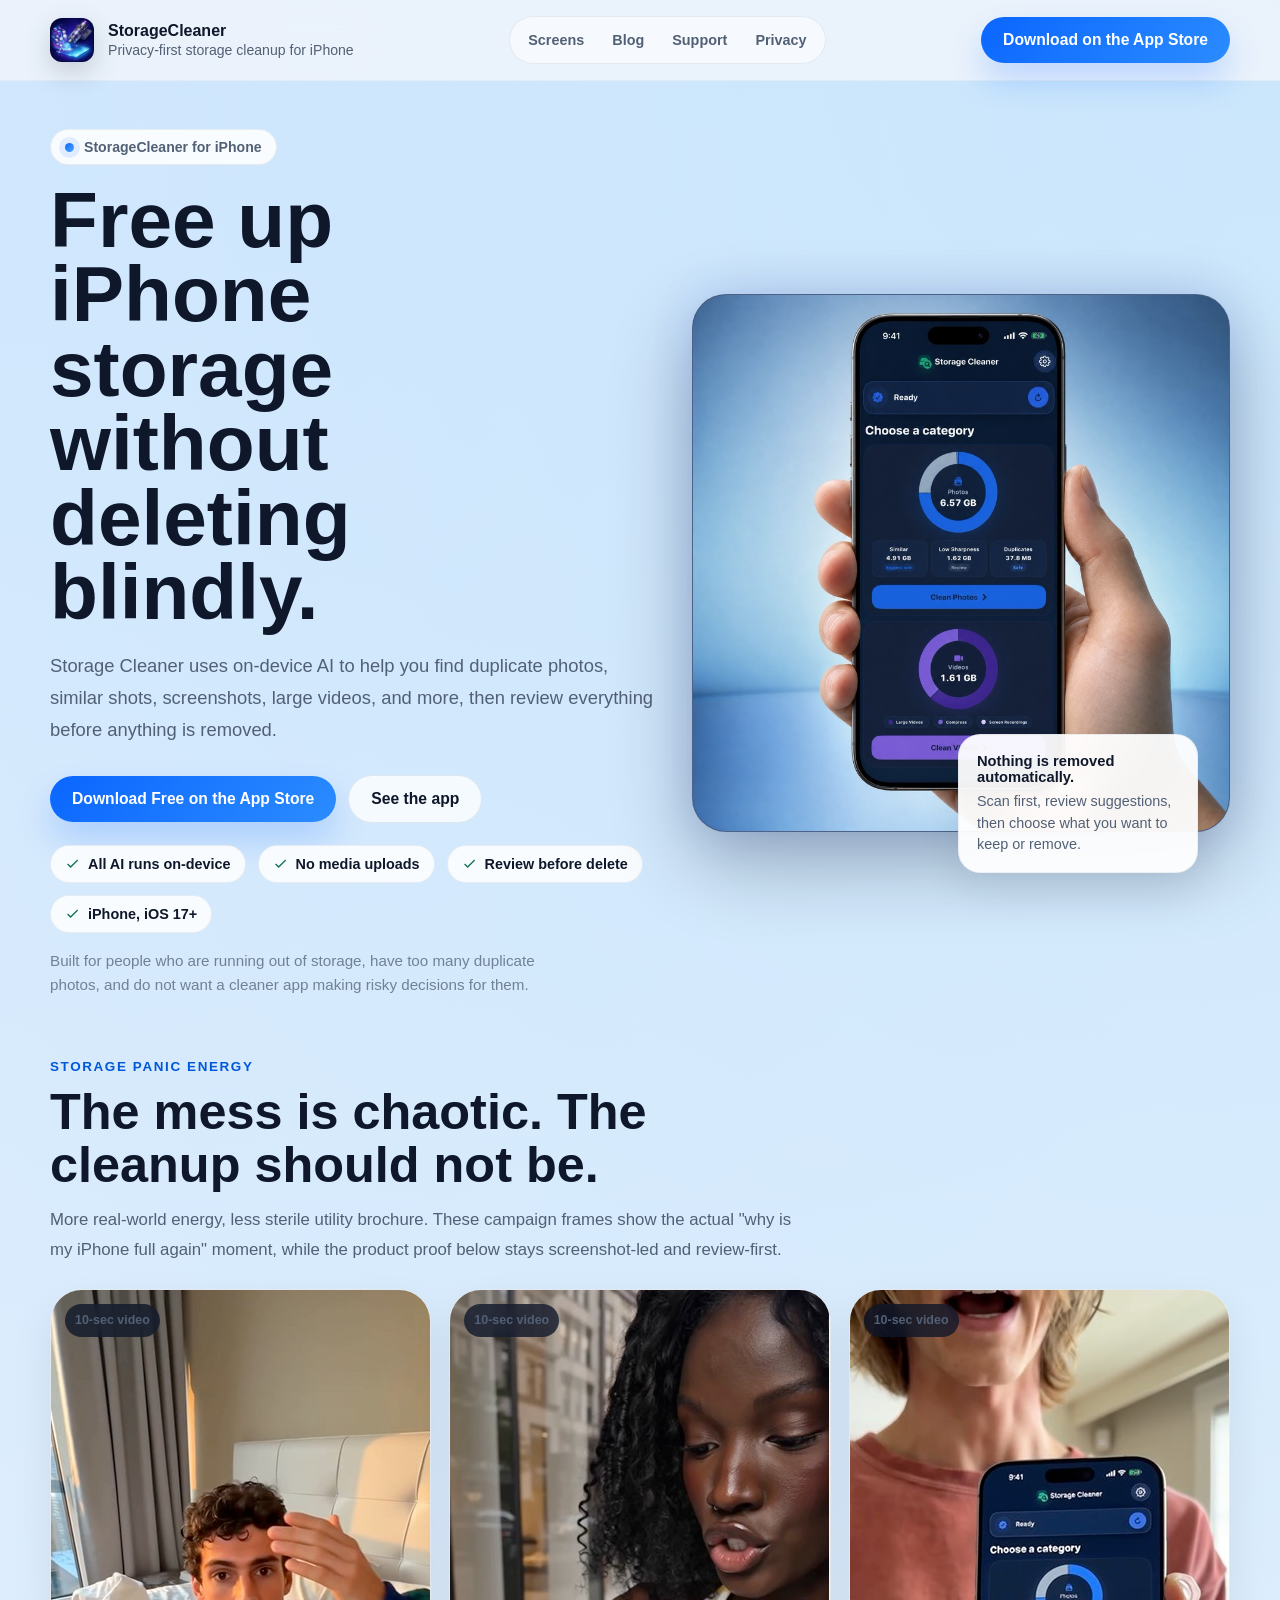
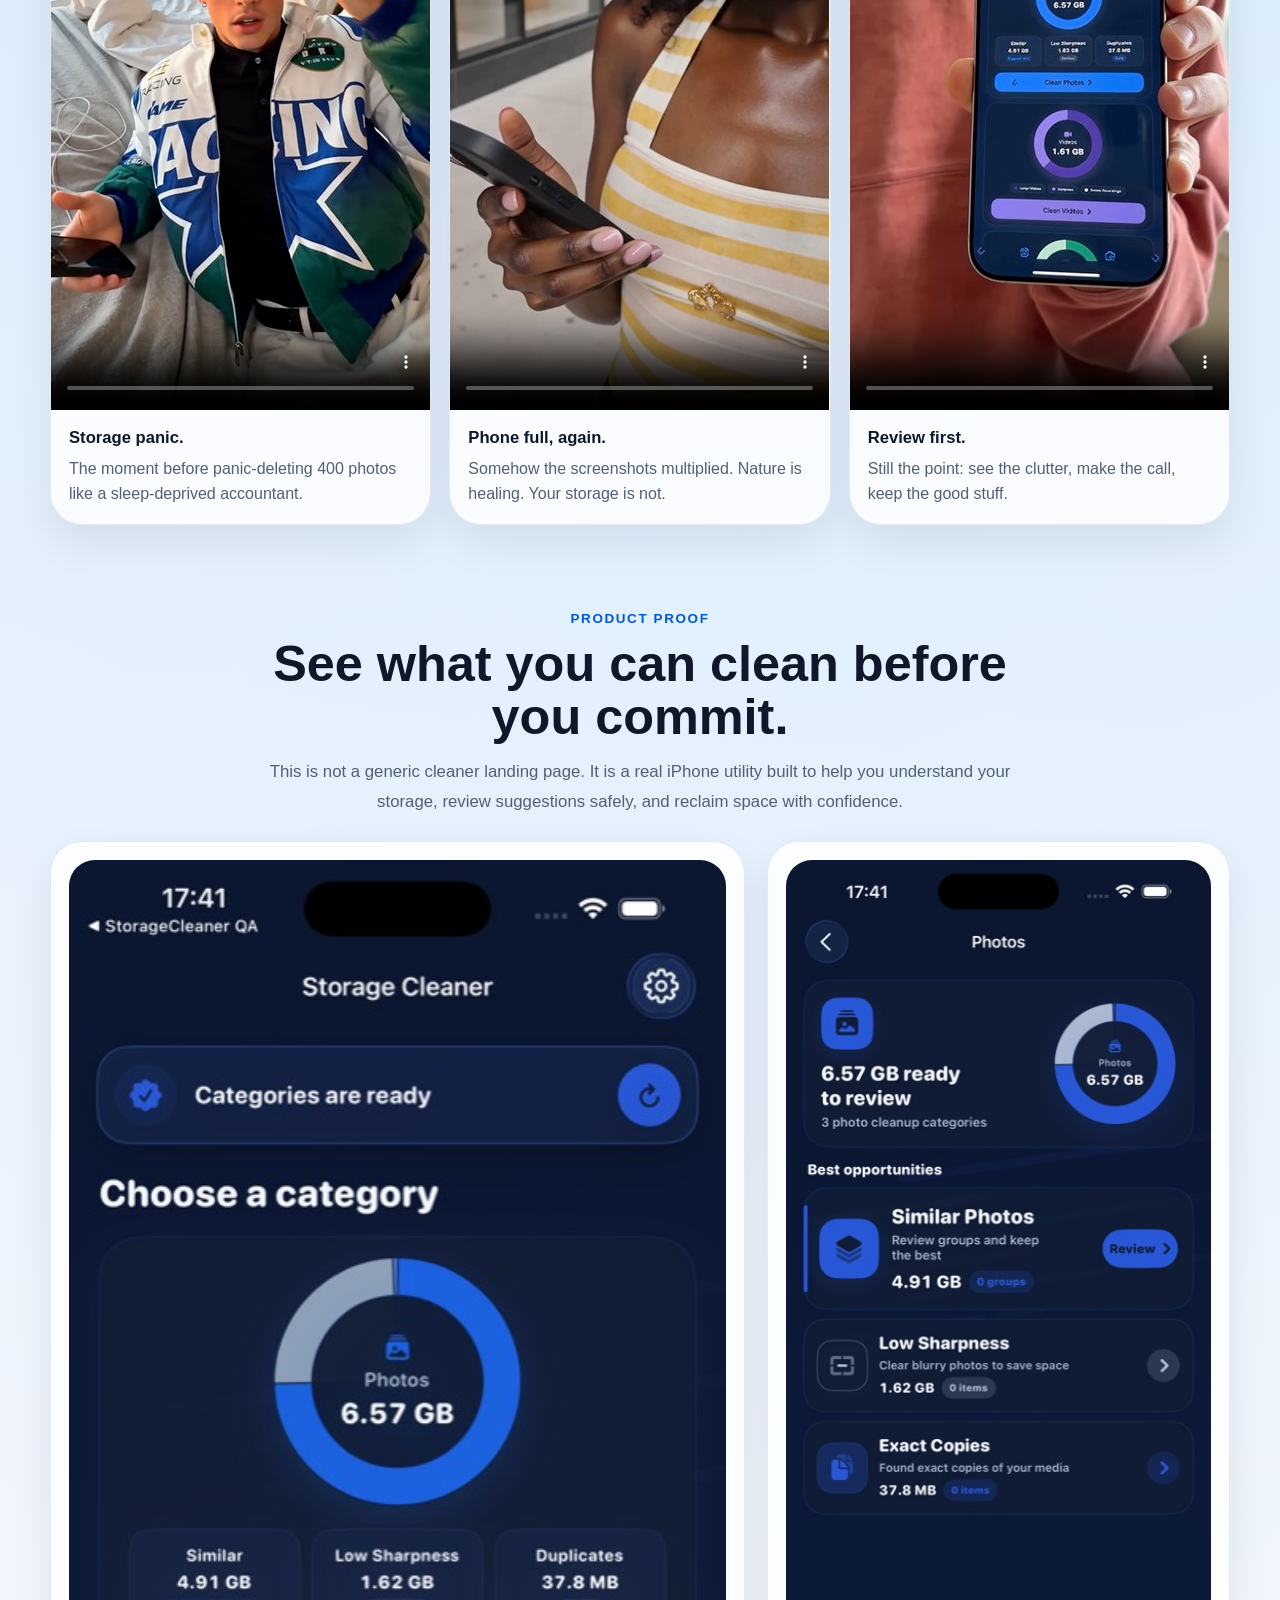
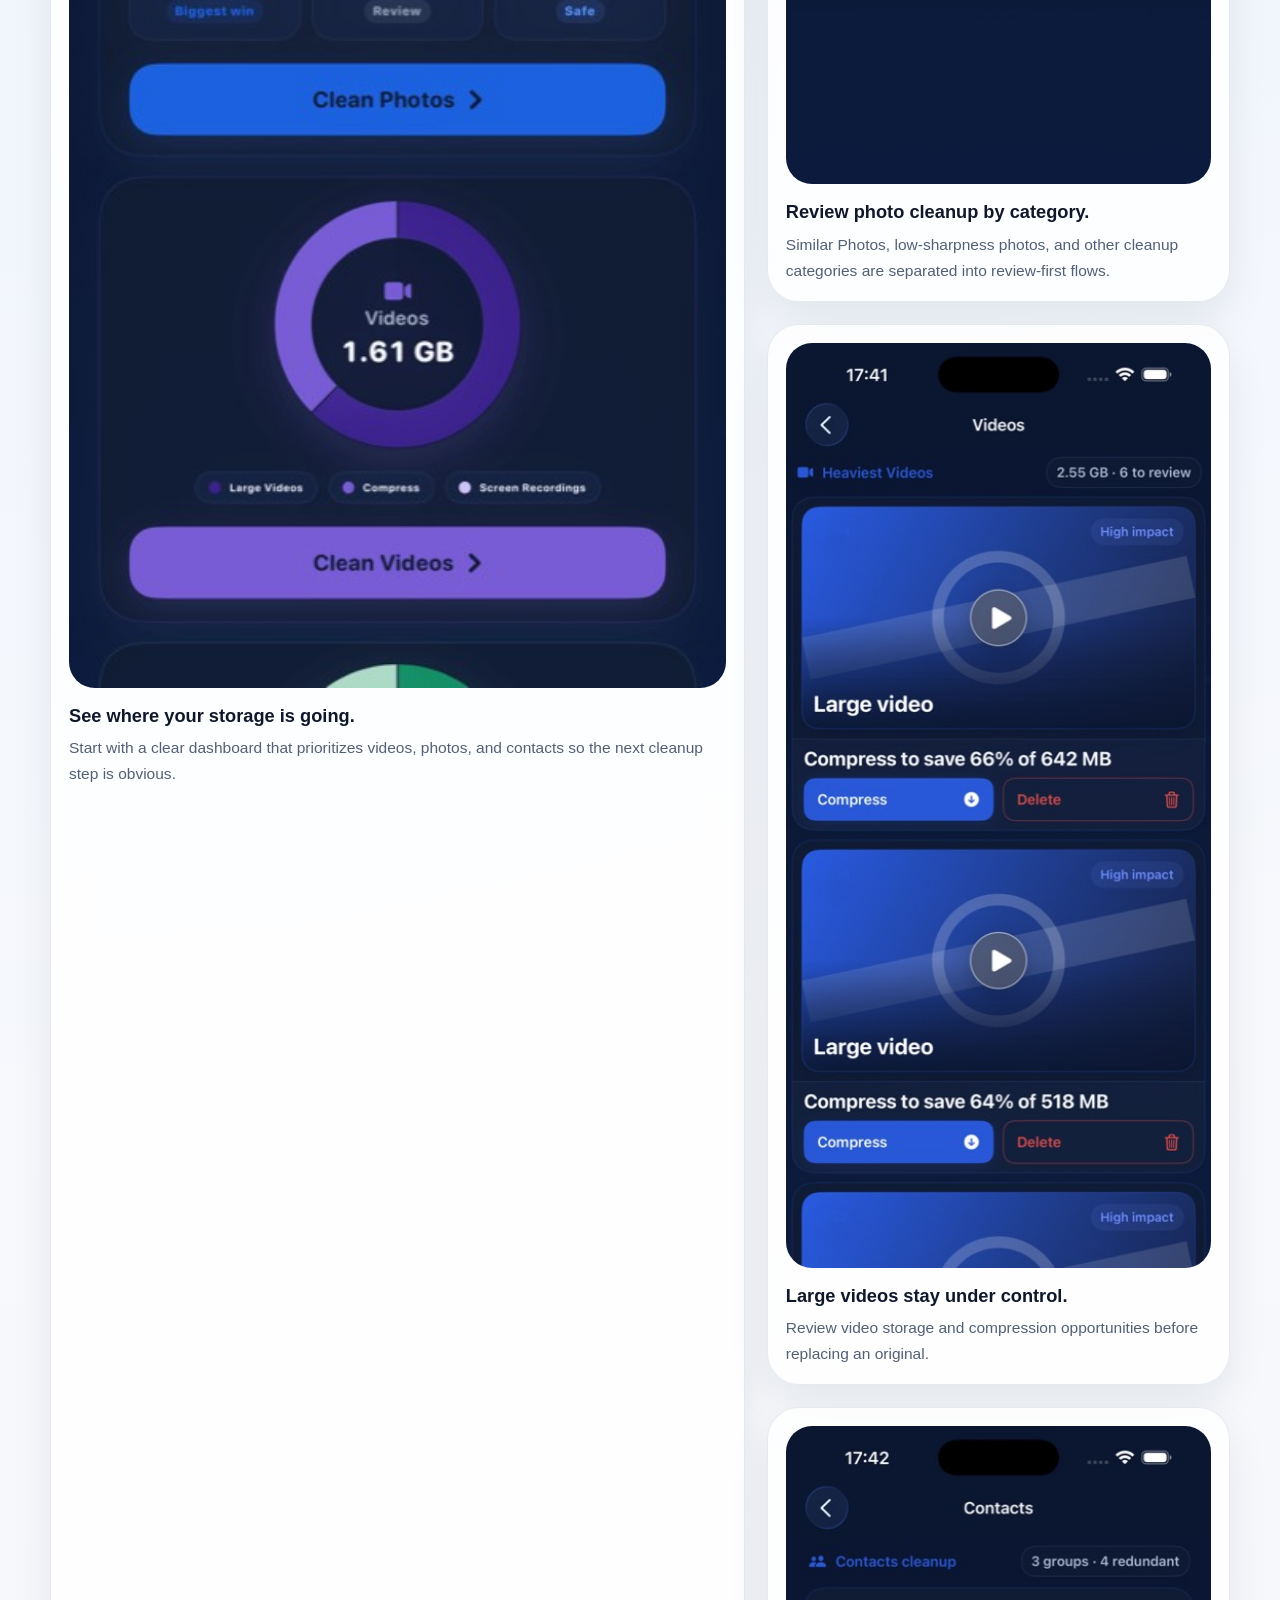
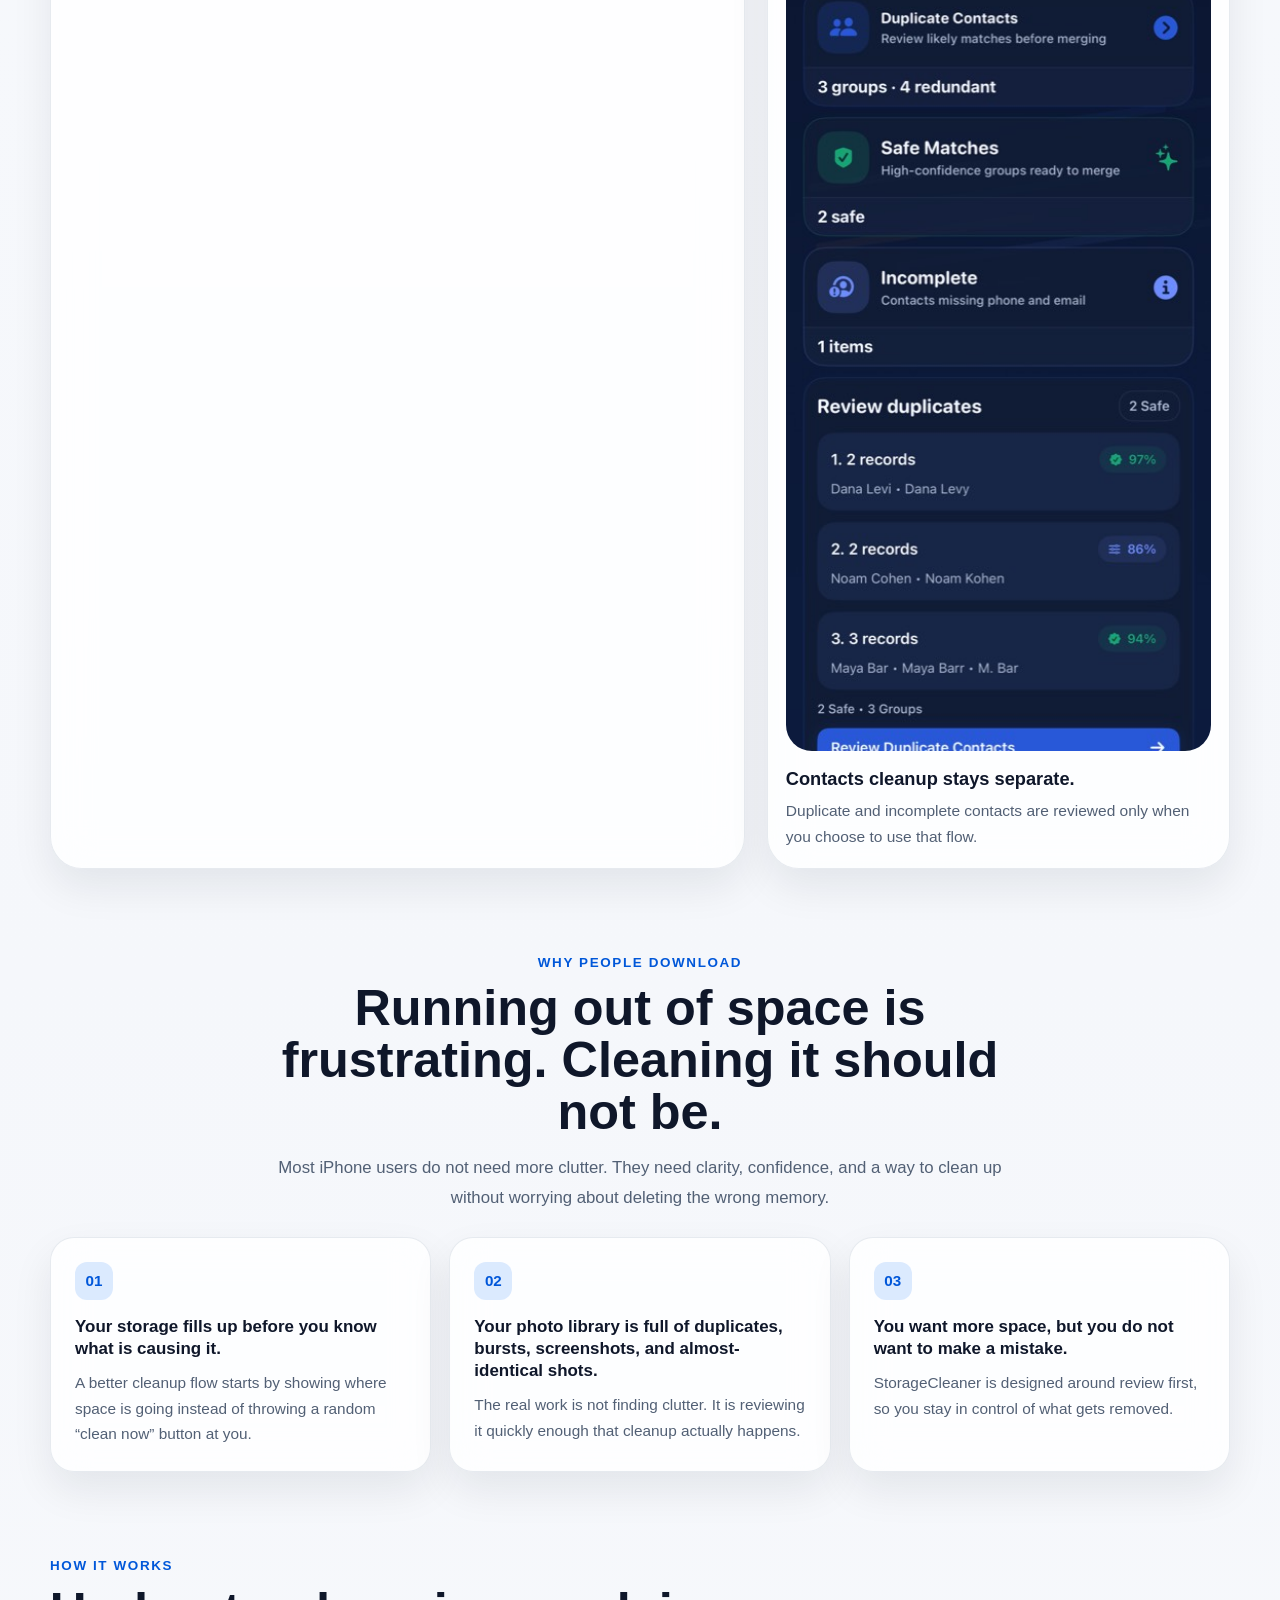
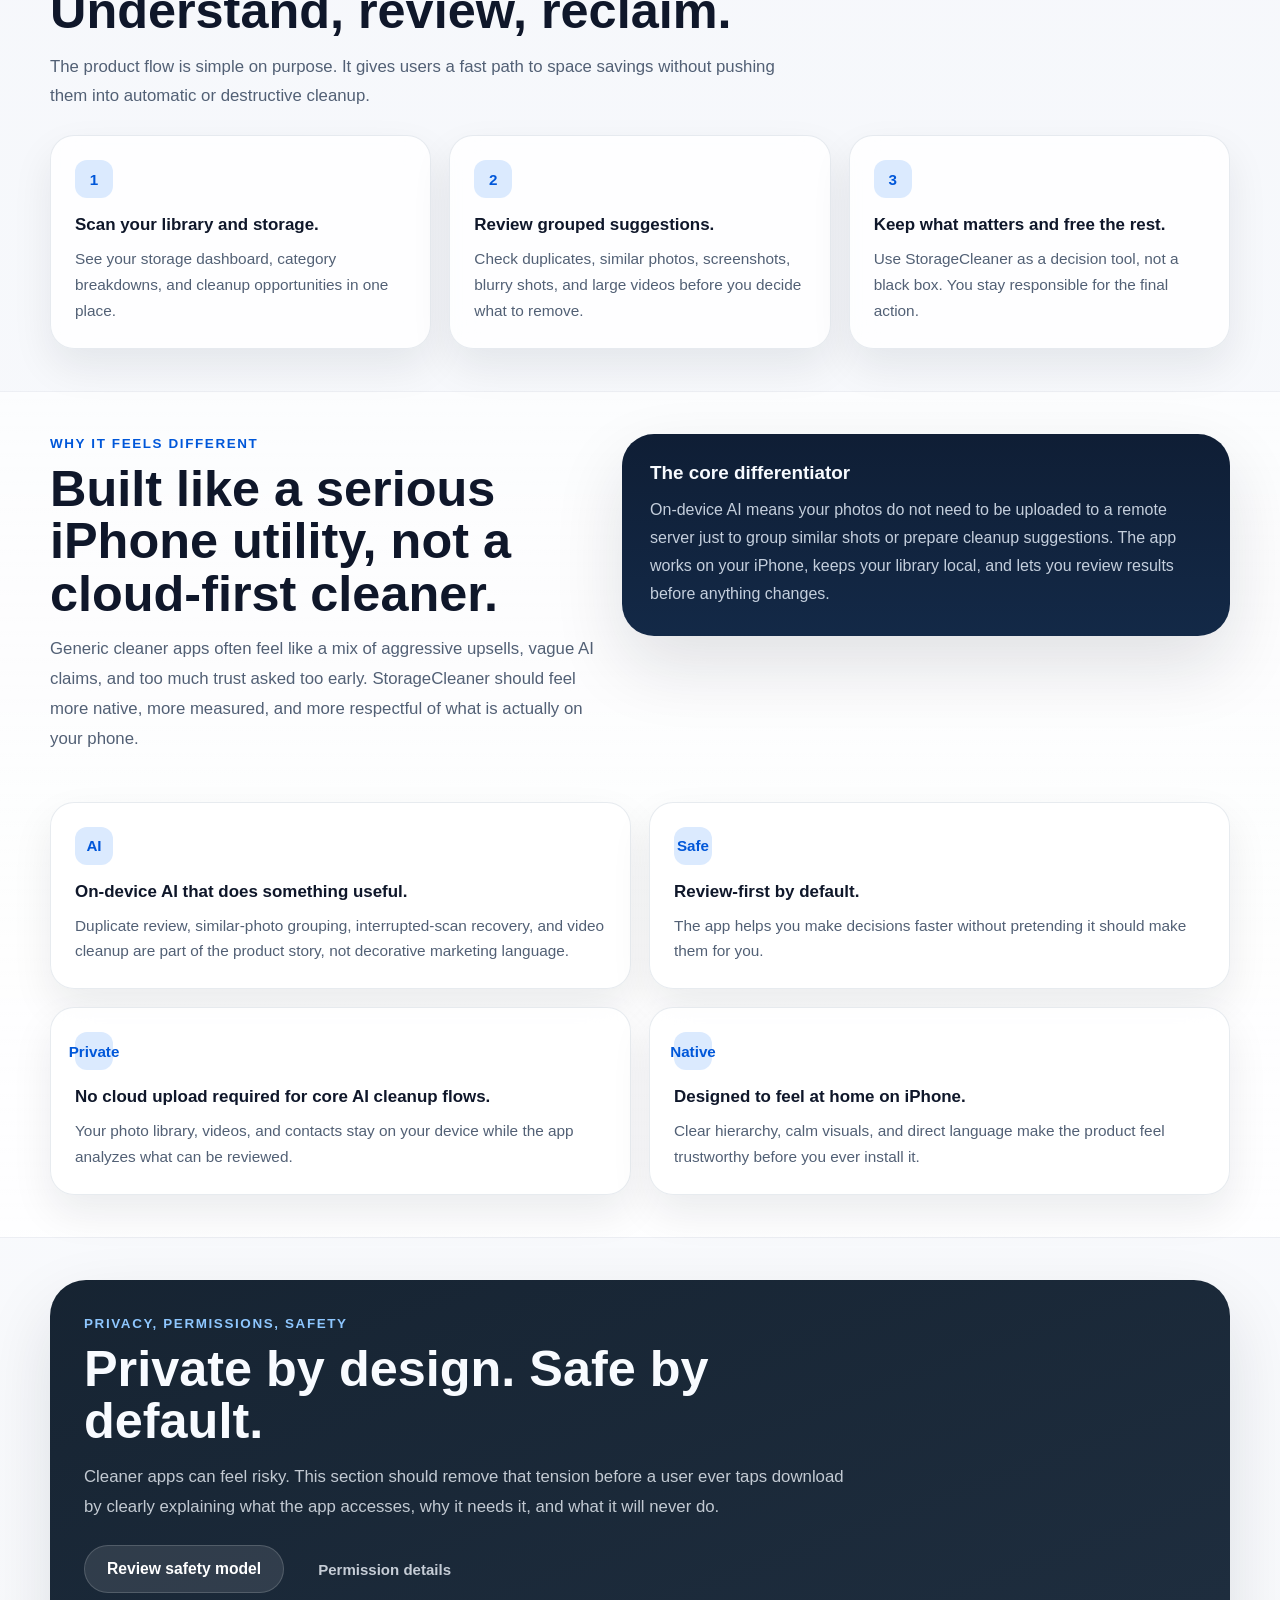
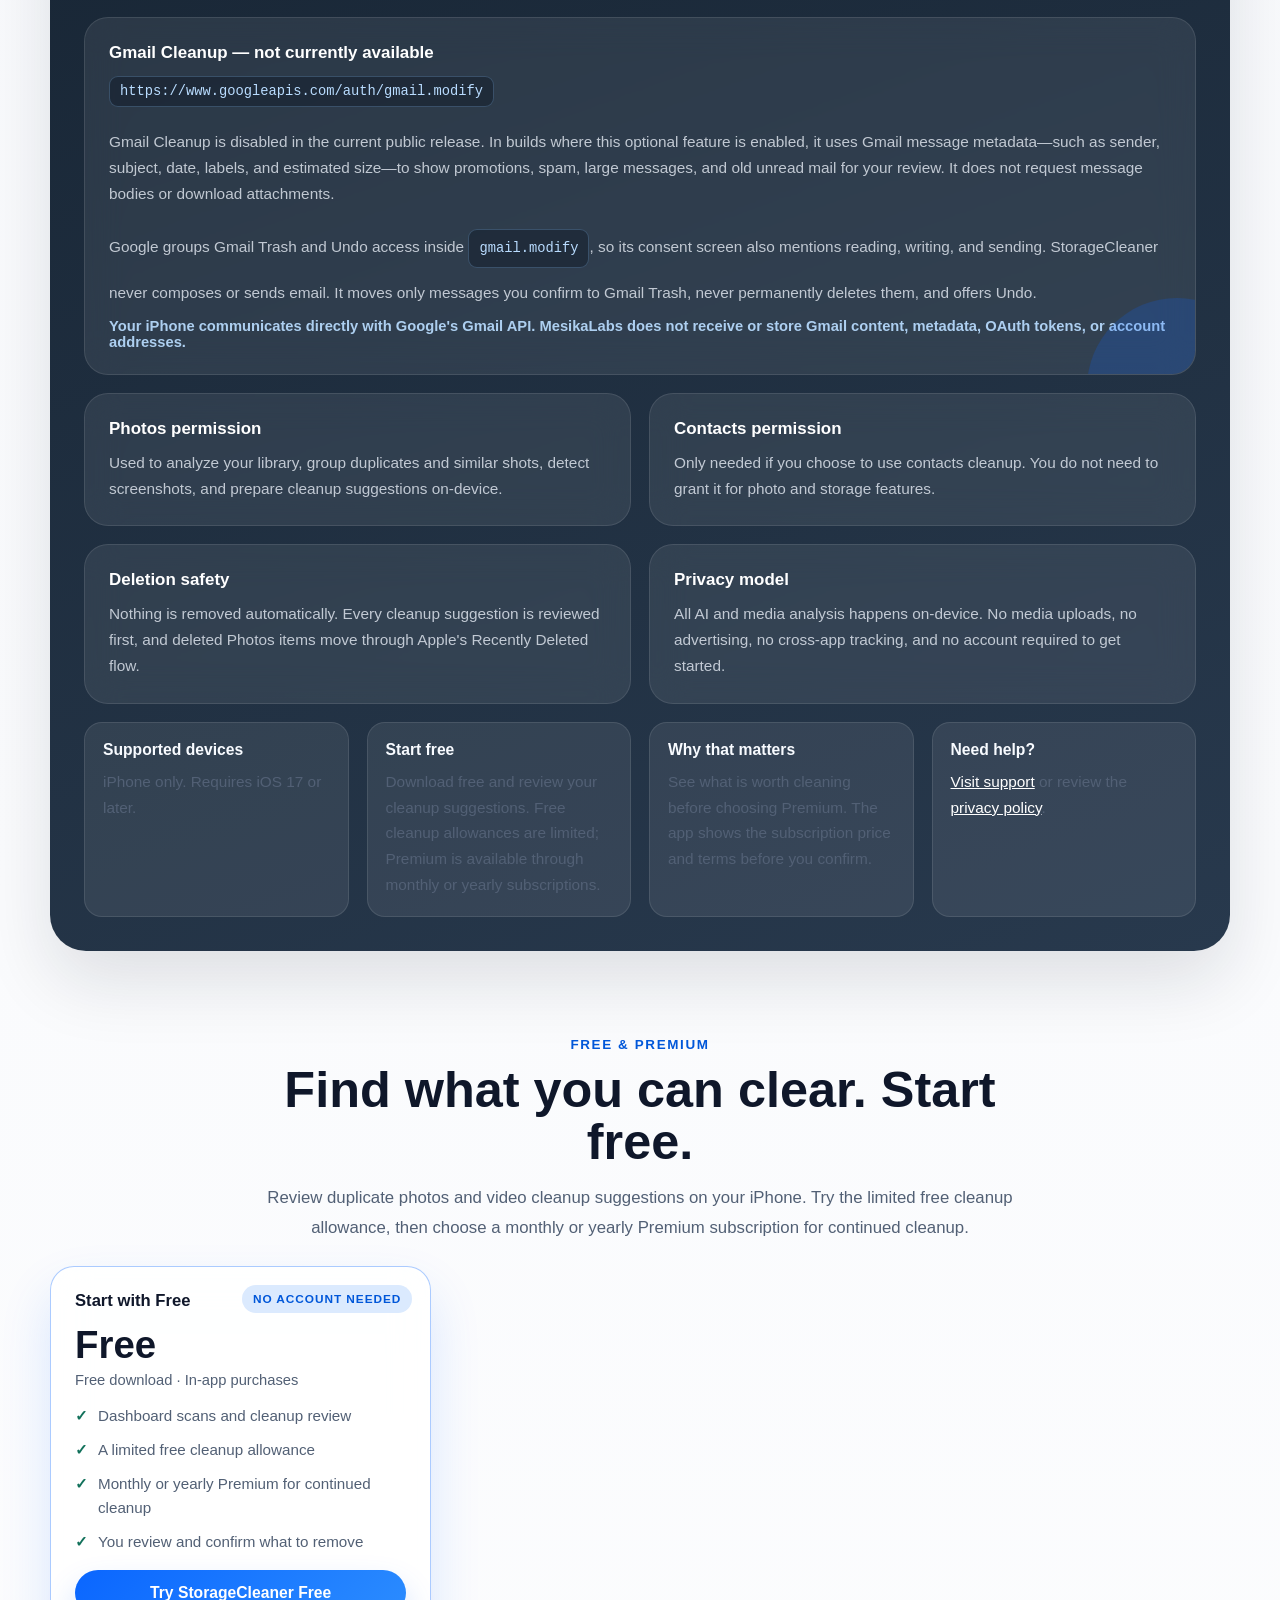
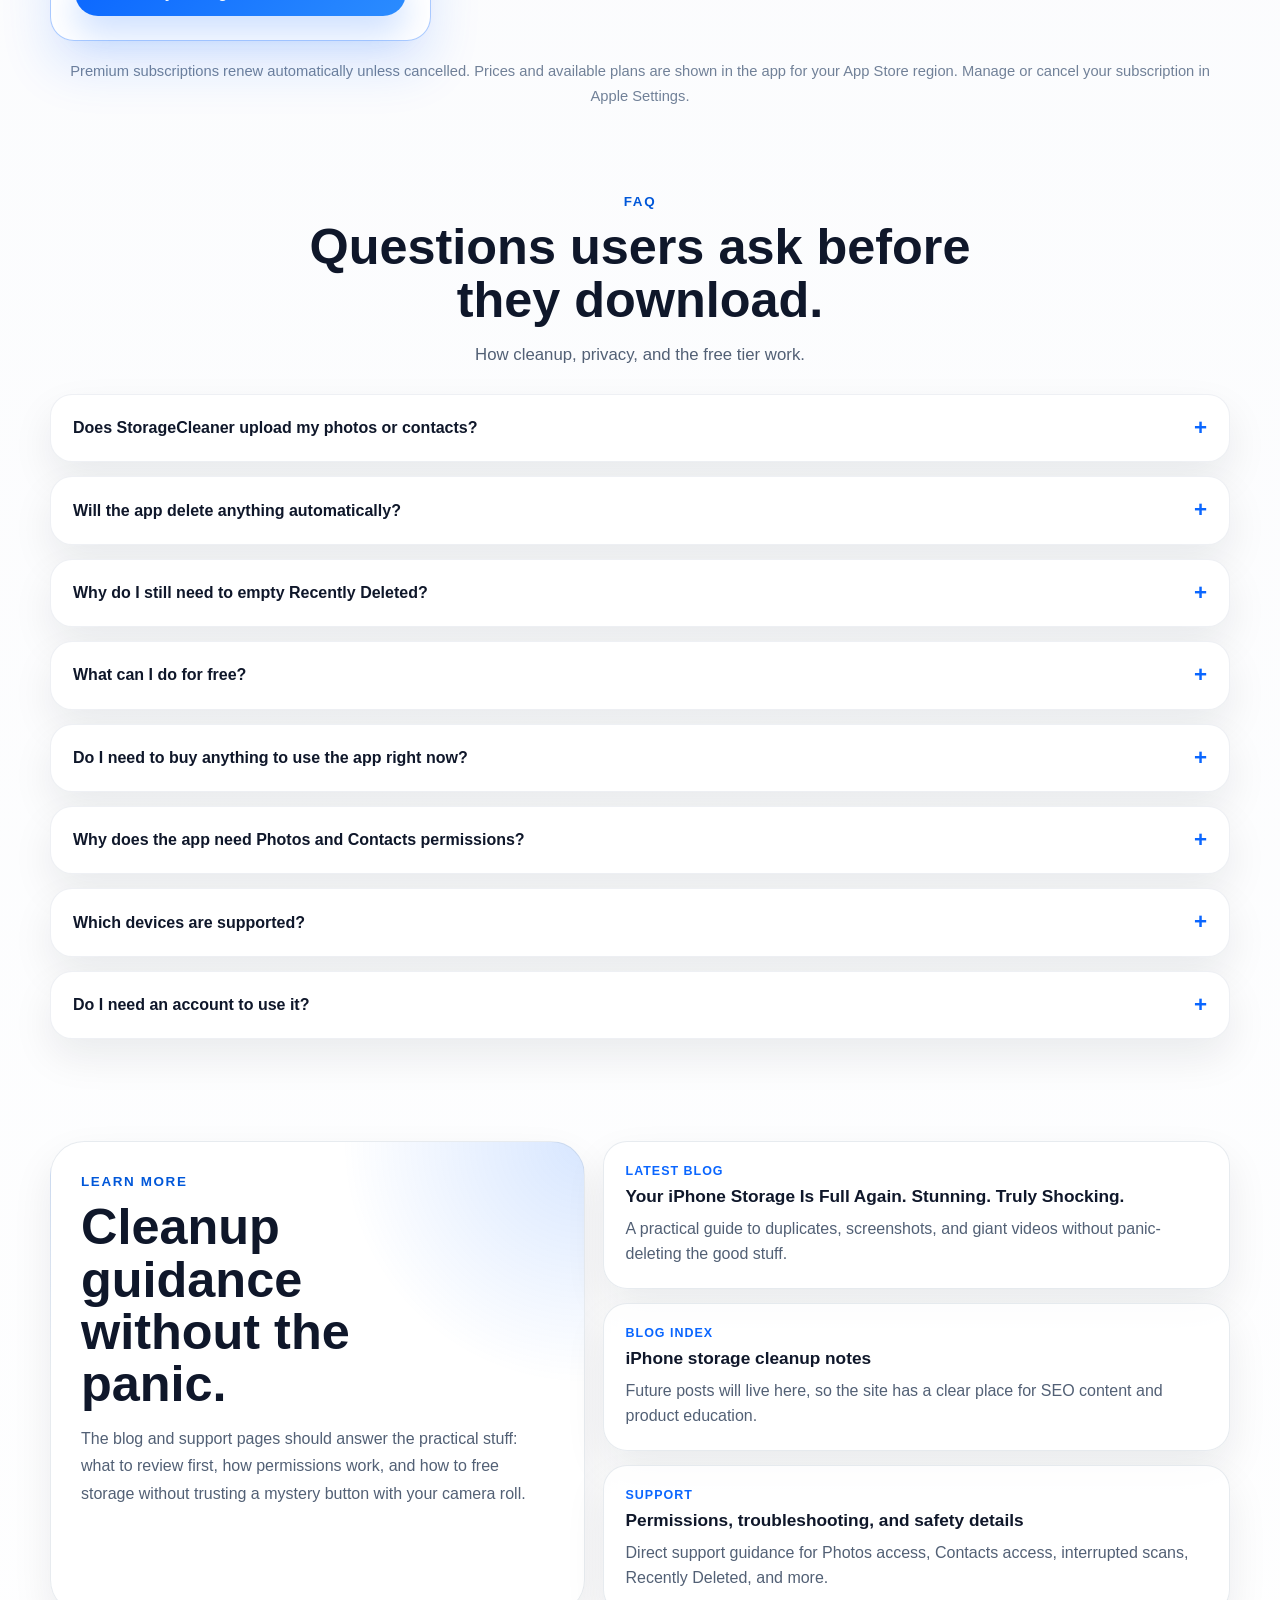
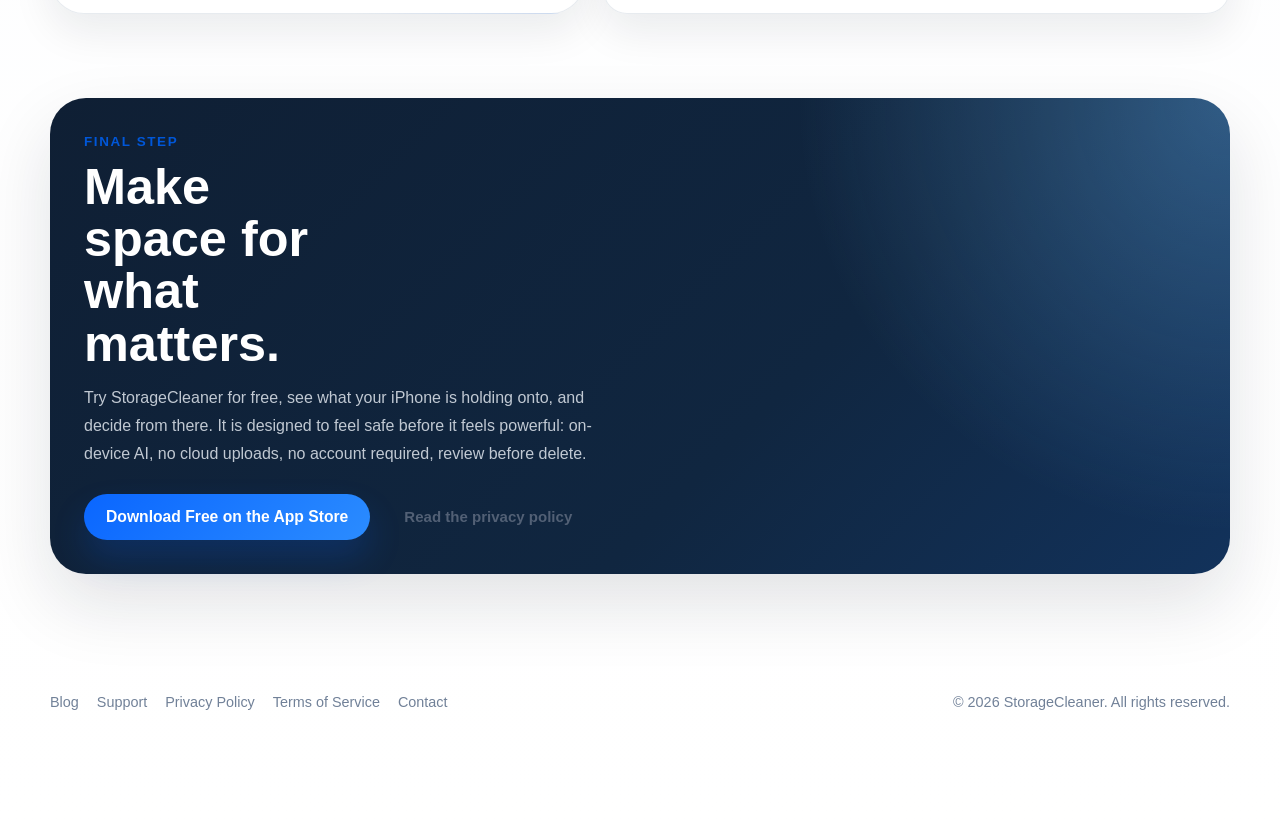
<file: index.html>
<!DOCTYPE html>
<html lang="en">
<head>
    <meta charset="UTF-8">
    <meta name="viewport" content="width=device-width, initial-scale=1.0">
    <title>Storage Cleaner for iPhone — Review Duplicates &amp; Free Space</title>
    <meta
        name="description"
        content="Storage Cleaner uses on-device AI to help you review duplicate photos, similar shots, and large videos before deleting anything."
    >
    <meta name="apple-itunes-app" content="app-id=6761749597, app-argument=https://apps.apple.com/us/app/storagecleaner-safe-clean/id6761749597">
    <meta property="og:title" content="Storage Cleaner for iPhone — Review Duplicates &amp; Free Space">
    <meta
        property="og:description"
        content="Review duplicate photos, similar shots, and large videos on your iPhone before cleanup."
    >
    <meta property="og:type" content="website">
    <meta property="og:url" content="https://storagecleaner.mesikalabs.com/">
    <meta property="og:image" content="https://storagecleaner.mesikalabs.com/assets/marketing/storagecleaner-chaos-hero-web.jpg">
    <meta property="og:image:alt" content="StorageCleaner app shown on an iPhone during a busy storage cleanup moment">
    <link rel="canonical" href="https://storagecleaner.mesikalabs.com/">
    <link rel="icon" href="/assets/app/icon-192.png?v=20260531perf" type="image/png">
    <link rel="apple-touch-icon" href="/assets/app/icon-192.png?v=20260531perf">
    <script type="application/ld+json">
    {
        "@context": "https://schema.org",
        "@type": "SoftwareApplication",
        "name": "Storage Cleaner",
        "alternateName": "StorageCleaner",
        "url": "https://storagecleaner.mesikalabs.com/",
        "downloadUrl": "https://apps.apple.com/us/app/storagecleaner-safe-clean/id6761749597",
        "operatingSystem": "iOS 17+",
        "applicationCategory": "UtilitiesApplication",
        "description": "Storage Cleaner helps iPhone users review duplicate photos, similar shots, screenshots, large videos, and contacts before deleting anything.",
        "offers": {
            "@type": "Offer",
            "price": "0",
            "priceCurrency": "USD",
            "description": "Free download with limited free cleanup and optional auto-renewable Premium subscriptions."
        },
        "publisher": {
            "@type": "Organization",
            "name": "MesikaLabs",
            "url": "https://mesikalabs.com/"
        }
    }
    </script>
    <style>
        :root {
            --bg: #f5f7fb;
            --surface: rgba(255, 255, 255, 0.82);
            --surface-strong: #ffffff;
            --surface-dark: #0d1b2a;
            --text: #0f172a;
            --muted: #526075;
            --muted-soft: #718198;
            --border: rgba(148, 163, 184, 0.22);
            --line: rgba(148, 163, 184, 0.16);
            --accent: #0a66ff;
            --accent-deep: #0057d9;
            --accent-soft: #dbeafe;
            --success: #12715b;
            --success-soft: #dcfce7;
            --shadow-lg: 0 30px 70px rgba(15, 23, 42, 0.12);
            --shadow-md: 0 18px 40px rgba(15, 23, 42, 0.08);
            --radius-xl: 32px;
            --radius-lg: 24px;
            --radius-md: 18px;
            --content: 1180px;
        }

        * {
            box-sizing: border-box;
            margin: 0;
            padding: 0;
        }

        html {
            scroll-behavior: smooth;
            overflow-x: hidden;
        }

        body {
            font-family: -apple-system, BlinkMacSystemFont, "SF Pro Text", "Helvetica Neue", sans-serif;
            color: var(--text);
            background:
                radial-gradient(circle at top left, rgba(10, 102, 255, 0.10), transparent 36%),
                radial-gradient(circle at top right, rgba(14, 165, 233, 0.14), transparent 28%),
                linear-gradient(180deg, #fbfdff 0%, var(--bg) 48%, #ffffff 100%);
            -webkit-font-smoothing: antialiased;
            text-rendering: optimizeLegibility;
            overflow-x: hidden;
        }

        img {
            display: block;
            max-width: 100%;
            height: auto;
        }

        a {
            color: inherit;
            text-decoration: none;
        }

        .page-shell {
            width: min(100% - 32px, var(--content));
            margin: 0 auto;
        }

        .topbar {
            position: sticky;
            top: 0;
            z-index: 30;
            backdrop-filter: blur(22px);
            background: rgba(245, 247, 251, 0.72);
            border-bottom: 1px solid rgba(148, 163, 184, 0.10);
        }

        .topbar-inner {
            width: min(100% - 32px, var(--content));
            margin: 0 auto;
            padding: 16px 0;
            display: flex;
            align-items: center;
            justify-content: space-between;
            gap: 16px;
        }

        .brand {
            display: flex;
            align-items: center;
            gap: 14px;
            min-width: 0;
        }

        .brand-icon {
            width: 44px;
            height: 44px;
            border-radius: 12px;
            box-shadow: 0 10px 28px rgba(18, 24, 40, 0.18);
        }

        .brand-copy {
            min-width: 0;
        }

        .brand-name {
            font-size: 1rem;
            font-weight: 700;
            letter-spacing: 0;
        }

        .brand-subtitle {
            font-size: 0.88rem;
            color: var(--muted);
            margin-top: 2px;
        }

        .site-nav {
            display: flex;
            align-items: center;
            justify-content: center;
            gap: 4px;
            padding: 6px;
            border: 1px solid rgba(148, 163, 184, 0.18);
            border-radius: 999px;
            background: rgba(255, 255, 255, 0.54);
        }

        .site-nav a {
            display: inline-flex;
            align-items: center;
            min-height: 34px;
            padding: 0 12px;
            border-radius: 999px;
            color: var(--muted);
            font-size: 0.9rem;
            font-weight: 650;
            white-space: nowrap;
        }

        .site-nav a:hover {
            color: var(--text);
            background: rgba(10, 102, 255, 0.08);
        }

        .button-row {
            display: flex;
            flex-wrap: wrap;
            gap: 12px;
            align-items: center;
        }

        .button {
            display: inline-flex;
            align-items: center;
            justify-content: center;
            gap: 8px;
            border: 0;
            border-radius: 999px;
            padding: 14px 22px;
            font-weight: 600;
            font-size: 0.98rem;
            font-family: inherit;
            cursor: pointer;
            transition: transform 0.2s ease, box-shadow 0.2s ease, background 0.2s ease, color 0.2s ease;
        }

        .button:hover {
            transform: translateY(-1px);
        }

        .button-primary {
            background: linear-gradient(135deg, var(--accent), #2b8cff);
            color: #ffffff;
            box-shadow: 0 18px 34px rgba(10, 102, 255, 0.20);
        }

        .button-primary:hover {
            background: linear-gradient(135deg, var(--accent-deep), #1874ff);
        }

        .button-secondary {
            background: rgba(255, 255, 255, 0.78);
            border: 1px solid rgba(148, 163, 184, 0.22);
            color: var(--text);
        }

        .button-quiet {
            background: transparent;
            font-size: 0.94rem;
            color: var(--muted);
            font-weight: 600;
        }

        .hero {
            padding: 48px 0 28px;
        }

        .hero-grid {
            display: grid;
            grid-template-columns: minmax(0, 1.06fr) minmax(320px, 0.94fr);
            gap: 36px;
            align-items: center;
        }

        .hero-grid > *,
        .resource-panel > * {
            min-width: 0;
        }

        .eyebrow {
            display: inline-flex;
            align-items: center;
            gap: 10px;
            padding: 9px 14px;
            border-radius: 999px;
            background: rgba(255, 255, 255, 0.86);
            border: 1px solid rgba(148, 163, 184, 0.20);
            color: var(--muted);
            font-size: 0.88rem;
            font-weight: 600;
            margin-bottom: 18px;
        }

        .eyebrow-dot {
            width: 9px;
            height: 9px;
            border-radius: 50%;
            background: linear-gradient(135deg, var(--accent), #4ea6ff);
            box-shadow: 0 0 0 6px rgba(10, 102, 255, 0.10);
        }

        h1 {
            font-size: 4.9rem;
            line-height: 0.95;
            letter-spacing: 0;
            font-weight: 760;
            max-width: 12ch;
        }

        .hero-lead {
            margin-top: 20px;
            max-width: 62ch;
            font-size: 1.15rem;
            line-height: 1.75;
            color: var(--muted);
            overflow-wrap: break-word;
        }

        .hero-microcopy {
            margin-top: 16px;
            max-width: 62ch;
            color: var(--muted-soft);
            font-size: 0.95rem;
            line-height: 1.6;
            overflow-wrap: break-word;
        }

        .hero-actions {
            margin-top: 28px;
        }

        .trust-badges {
            display: flex;
            flex-wrap: wrap;
            gap: 12px;
            margin-top: 22px;
        }

        .trust-badge {
            display: inline-flex;
            align-items: center;
            gap: 8px;
            border-radius: 999px;
            background: rgba(255, 255, 255, 0.86);
            border: 1px solid rgba(148, 163, 184, 0.18);
            padding: 10px 14px;
            font-size: 0.9rem;
            font-weight: 600;
            color: var(--text);
        }

        .trust-badge svg {
            width: 15px;
            height: 15px;
            fill: var(--success);
            flex-shrink: 0;
        }

        .hero-visual {
            position: relative;
            min-height: 680px;
            display: flex;
            align-items: center;
            justify-content: center;
        }

        .hero-glow {
            position: absolute;
            inset: 8% 4% auto 8%;
            height: 74%;
            border-radius: 42px;
            background:
                radial-gradient(circle at top, rgba(82, 124, 255, 0.28), transparent 52%),
                radial-gradient(circle at 20% 80%, rgba(56, 189, 248, 0.16), transparent 48%),
                linear-gradient(180deg, rgba(4, 16, 34, 0.96), rgba(13, 31, 70, 0.86));
            filter: blur(2px);
        }

        .phone-frame {
            position: relative;
            background: rgba(6, 18, 40, 0.72);
            border: 1px solid rgba(129, 161, 255, 0.24);
            border-radius: 38px;
            padding: 14px;
            box-shadow: 0 30px 80px rgba(5, 15, 34, 0.32), 0 0 42px rgba(55, 101, 255, 0.16);
            backdrop-filter: blur(20px);
        }

        .phone-frame img {
            width: 100%;
            border-radius: 28px;
        }

        .phone-main {
            width: min(100%, 360px);
            z-index: 2;
        }

        .phone-photos {
            position: absolute;
            width: 214px;
            top: 52px;
            right: -10px;
            transform: rotate(8deg);
            z-index: 1;
        }

        .phone-videos {
            position: absolute;
            width: 226px;
            left: -12px;
            bottom: 44px;
            transform: rotate(-9deg);
            z-index: 1;
        }

        .floating-note {
            position: absolute;
            right: 32px;
            bottom: 0;
            z-index: 3;
            max-width: 240px;
            background: rgba(255, 255, 255, 0.94);
            border: 1px solid rgba(148, 163, 184, 0.16);
            border-radius: 22px;
            padding: 18px 18px 16px;
            box-shadow: var(--shadow-md);
        }

        .floating-note strong {
            display: block;
            font-size: 0.92rem;
            letter-spacing: 0;
        }

        .floating-note p {
            margin-top: 6px;
            color: var(--muted);
            font-size: 0.9rem;
            line-height: 1.5;
        }

        .hero-visual-chaos {
            min-height: 620px;
        }

        .chaos-frame {
            position: relative;
            z-index: 2;
            width: min(100%, 560px);
            margin: 0;
            overflow: hidden;
            border: 1px solid rgba(129, 161, 255, 0.24);
            border-radius: 34px;
            background: rgba(6, 18, 40, 0.72);
            box-shadow: 0 30px 80px rgba(5, 15, 34, 0.30), 0 0 42px rgba(55, 101, 255, 0.16);
        }

        .chaos-frame img {
            display: block;
            width: 100%;
        }

        .campaign-proof {
            padding: 32px 0 42px;
        }

        .campaign-grid {
            display: grid;
            grid-template-columns: repeat(3, minmax(0, 1fr));
            gap: 18px;
            align-items: stretch;
        }

        .campaign-card {
            position: relative;
            margin: 0;
            overflow: hidden;
            border: 1px solid var(--border);
            border-radius: var(--radius-xl);
            background: var(--surface);
            box-shadow: var(--shadow-md);
        }

        .campaign-card img,
        .campaign-card video {
            display: block;
            width: 100%;
            aspect-ratio: 405 / 720;
            object-fit: cover;
            background: #0d1b2a;
        }

        .campaign-card video {
            cursor: pointer;
        }

        .video-chip {
            position: absolute;
            top: 14px;
            left: 14px;
            z-index: 2;
            padding: 7px 10px;
            border-radius: 999px;
            background: rgba(15, 23, 42, 0.78);
            color: #ffffff;
            font-size: 0.78rem;
            font-weight: 800;
            backdrop-filter: blur(10px);
        }

        .campaign-card figcaption {
            display: grid;
            gap: 8px;
            padding: 18px;
        }

        .campaign-card strong {
            font-size: 1.04rem;
        }

        .campaign-card span {
            color: var(--muted);
            line-height: 1.58;
        }

        section {
            padding: 42px 0;
        }

        .section-header {
            max-width: 760px;
            margin-bottom: 24px;
        }

        .section-header.centered {
            text-align: center;
            margin-left: auto;
            margin-right: auto;
        }

        .section-label {
            display: inline-block;
            margin-bottom: 12px;
            color: var(--accent-deep);
            font-size: 0.84rem;
            font-weight: 700;
            letter-spacing: 0.12em;
            text-transform: uppercase;
        }

        h2 {
            font-size: 3.15rem;
            line-height: 1.04;
            letter-spacing: 0;
            font-weight: 740;
        }

        .section-copy {
            margin-top: 14px;
            color: var(--muted);
            font-size: 1.05rem;
            line-height: 1.78;
        }

        .proof-grid {
            display: grid;
            grid-template-columns: minmax(0, 1.2fr) minmax(0, 0.8fr);
            gap: 22px;
            align-items: stretch;
        }

        .proof-stack {
            display: grid;
            gap: 22px;
        }

        .shot-card {
            background: var(--surface);
            border: 1px solid var(--border);
            border-radius: var(--radius-xl);
            padding: 18px;
            backdrop-filter: blur(20px);
            box-shadow: var(--shadow-md);
        }

        .shot-card img {
            width: 100%;
            border-radius: 26px;
            background: #071429;
            box-shadow: inset 0 0 0 1px rgba(125, 168, 255, 0.18);
        }

        .shot-card h3 {
            margin-top: 16px;
            font-size: 1.14rem;
            line-height: 1.3;
            letter-spacing: 0;
        }

        .shot-card p {
            margin-top: 8px;
            color: var(--muted);
            line-height: 1.65;
            font-size: 0.97rem;
        }

        .pain-grid,
        .steps-grid,
        .difference-grid,
        .trust-grid,
        .pricing-grid,
        .meta-grid {
            display: grid;
            gap: 18px;
        }

        .pain-grid {
            grid-template-columns: repeat(3, minmax(0, 1fr));
        }

        .steps-grid {
            grid-template-columns: repeat(3, minmax(0, 1fr));
        }

        .difference-grid,
        .trust-grid {
            grid-template-columns: repeat(2, minmax(0, 1fr));
        }

        .pricing-grid {
            grid-template-columns: repeat(3, minmax(0, 1fr));
            align-items: stretch;
        }

        .meta-grid {
            grid-template-columns: repeat(4, minmax(0, 1fr));
            margin-top: 18px;
        }

        .glass-card,
        .step-card,
        .pricing-card {
            background: var(--surface);
            border: 1px solid var(--border);
            border-radius: var(--radius-lg);
            padding: 24px;
            box-shadow: var(--shadow-md);
            backdrop-filter: blur(18px);
        }

        .glass-card strong,
        .step-card strong,
        .pricing-card strong {
            display: block;
            font-size: 1.06rem;
            letter-spacing: 0;
            line-height: 1.3;
        }

        .glass-card p,
        .step-card p,
        .pricing-card p,
        .meta-card p {
            margin-top: 10px;
            color: var(--muted);
            font-size: 0.96rem;
            line-height: 1.68;
        }

        .card-kicker {
            display: inline-flex;
            align-items: center;
            justify-content: center;
            width: 38px;
            height: 38px;
            border-radius: 12px;
            margin-bottom: 16px;
            background: var(--accent-soft);
            color: var(--accent-deep);
            font-weight: 700;
            font-size: 0.95rem;
        }

        .pill-list {
            list-style: none;
            display: grid;
            gap: 12px;
            margin-top: 18px;
        }

        .pill-list li {
            display: flex;
            align-items: flex-start;
            gap: 10px;
            color: var(--muted);
            line-height: 1.62;
            font-size: 0.95rem;
        }

        .pill-list li::before {
            content: "";
            width: 8px;
            height: 8px;
            margin-top: 8px;
            border-radius: 50%;
            background: var(--accent);
            flex-shrink: 0;
        }

        .difference {
            background: linear-gradient(180deg, rgba(255, 255, 255, 0.66), rgba(255, 255, 255, 0.90));
            border-top: 1px solid var(--line);
            border-bottom: 1px solid var(--line);
        }

        .difference-lead {
            display: grid;
            grid-template-columns: minmax(0, 0.95fr) minmax(0, 1.05fr);
            gap: 22px;
            align-items: start;
            margin-bottom: 24px;
        }

        .quote-card {
            background: linear-gradient(180deg, #0f1e35, #132947);
            color: #f8fbff;
            border-radius: var(--radius-xl);
            padding: 28px;
            box-shadow: var(--shadow-lg);
        }

        .quote-card p {
            color: rgba(235, 244, 255, 0.82);
            font-size: 1rem;
            line-height: 1.75;
        }

        .quote-card strong {
            display: block;
            margin-bottom: 12px;
            font-size: 1.18rem;
            letter-spacing: 0;
        }

        .trust-panel {
            background: linear-gradient(160deg, rgba(13, 27, 42, 0.96), rgba(17, 36, 58, 0.90));
            color: #f8fbff;
            border-radius: 36px;
            padding: 34px;
            box-shadow: var(--shadow-lg);
        }

        .trust-panel .section-label {
            color: #8ec7ff;
        }

        .trust-panel .section-copy {
            color: rgba(226, 232, 240, 0.84);
        }

        .trust-actions {
            display: flex;
            flex-wrap: wrap;
            gap: 12px;
            margin: 24px 0;
        }

        .trust-actions .button-secondary {
            background: rgba(255, 255, 255, 0.10);
            border-color: rgba(255, 255, 255, 0.16);
            color: #ffffff;
        }

        .trust-actions .button-quiet {
            color: rgba(226, 232, 240, 0.86);
        }

        .trust-panel .glass-card {
            background: rgba(255, 255, 255, 0.08);
            border-color: rgba(255, 255, 255, 0.10);
            box-shadow: none;
        }

        .trust-panel .glass-card strong {
            color: #ffffff;
        }

        .trust-panel .glass-card p {
            color: rgba(226, 232, 240, 0.82);
        }

        .gmail-card {
            grid-column: 1 / -1;
            position: relative;
            overflow: hidden;
        }

        .gmail-card::after {
            content: "";
            position: absolute;
            width: 180px;
            height: 180px;
            right: -72px;
            bottom: -104px;
            border-radius: 50%;
            background: rgba(10, 102, 255, 0.20);
            pointer-events: none;
        }

        .gmail-card code {
            display: inline-block;
            margin: 12px 0;
            padding: 7px 10px;
            border: 1px solid rgba(142, 199, 255, 0.24);
            border-radius: 9px;
            background: rgba(5, 14, 28, 0.34);
            color: #b9dcff;
            font-family: ui-monospace, "SFMono-Regular", Menlo, monospace;
            font-size: 0.86rem;
        }

        .gmail-detail {
            display: block;
            margin-top: 12px;
            color: rgba(185, 220, 255, 0.92);
            font-size: 0.92rem;
            font-weight: 650;
        }

        .trust-link {
            color: #ffffff;
            text-decoration: underline;
        }

        .meta-card {
            background: rgba(255, 255, 255, 0.08);
            border: 1px solid rgba(255, 255, 255, 0.10);
            border-radius: 18px;
            padding: 18px;
        }

        .meta-card strong {
            display: block;
            font-size: 0.98rem;
            letter-spacing: 0;
        }

        .pricing-card {
            position: relative;
            display: flex;
            flex-direction: column;
            gap: 16px;
        }

        .pricing-card.featured {
            border-color: rgba(10, 102, 255, 0.34);
            box-shadow: 0 26px 52px rgba(10, 102, 255, 0.14);
        }

        .pricing-badge {
            position: absolute;
            top: 18px;
            right: 18px;
            border-radius: 999px;
            background: var(--accent-soft);
            color: var(--accent-deep);
            padding: 7px 11px;
            font-size: 0.74rem;
            font-weight: 700;
            letter-spacing: 0.08em;
            text-transform: uppercase;
        }

        .plan-name {
            font-size: 1.04rem;
            font-weight: 700;
            letter-spacing: 0;
        }

        .plan-price {
            font-size: 2.4rem;
            line-height: 0.96;
            letter-spacing: 0;
            font-weight: 760;
        }

        .plan-period {
            color: var(--muted);
            font-size: 0.92rem;
            margin-top: -8px;
        }

        .plan-list {
            list-style: none;
            display: grid;
            gap: 10px;
            color: var(--muted);
            font-size: 0.95rem;
            line-height: 1.58;
        }

        .plan-list li {
            display: flex;
            gap: 10px;
            align-items: flex-start;
        }

        .plan-list li::before {
            content: "✓";
            color: var(--success);
            font-weight: 700;
            flex-shrink: 0;
        }

        .pricing-footnote {
            margin-top: 18px;
            color: var(--muted-soft);
            font-size: 0.92rem;
            line-height: 1.66;
            text-align: center;
        }

        .faq {
            padding-bottom: 60px;
        }

        .faq-list {
            display: grid;
            gap: 14px;
        }

        details {
            background: var(--surface-strong);
            border: 1px solid rgba(148, 163, 184, 0.16);
            border-radius: 22px;
            padding: 0 22px;
            box-shadow: var(--shadow-md);
        }

        summary {
            list-style: none;
            cursor: pointer;
            padding: 22px 0;
            font-weight: 650;
            letter-spacing: 0;
            display: flex;
            align-items: center;
            justify-content: space-between;
            gap: 16px;
        }

        summary::-webkit-details-marker {
            display: none;
        }

        summary::after {
            content: "+";
            color: var(--accent);
            font-size: 1.4rem;
            line-height: 1;
            flex-shrink: 0;
        }

        details[open] summary::after {
            content: "−";
        }

        .faq-answer {
            padding: 0 0 22px;
            color: var(--muted);
            font-size: 0.97rem;
            line-height: 1.72;
        }

        .resource-panel {
            display: grid;
            grid-template-columns: minmax(0, 0.92fr) minmax(0, 1.08fr);
            gap: 18px;
            align-items: stretch;
        }

        .resource-lead {
            border-radius: 34px;
            padding: 30px;
            background:
                radial-gradient(circle at top right, rgba(10, 102, 255, 0.16), transparent 34%),
                rgba(255, 255, 255, 0.82);
            border: 1px solid var(--border);
            box-shadow: var(--shadow-md);
        }

        .resource-lead h2 {
            max-width: 11ch;
        }

        .resource-lead p {
            margin-top: 14px;
            color: var(--muted);
            line-height: 1.72;
        }

        .resource-list {
            display: grid;
            gap: 14px;
        }

        .resource-card {
            display: grid;
            gap: 8px;
            min-height: 132px;
            padding: 22px;
            border: 1px solid var(--border);
            border-radius: 24px;
            background: rgba(255, 255, 255, 0.82);
            box-shadow: var(--shadow-md);
            transition: transform 0.2s ease, border-color 0.2s ease;
        }

        .resource-card:hover {
            border-color: rgba(10, 102, 255, 0.32);
            transform: translateY(-1px);
        }

        .resource-card span {
            color: var(--accent);
            font-size: 0.78rem;
            font-weight: 760;
            letter-spacing: 0.08em;
            text-transform: uppercase;
        }

        .resource-card strong {
            font-size: 1.08rem;
            line-height: 1.25;
        }

        .resource-card p {
            color: var(--muted);
            line-height: 1.58;
        }

        .final-cta {
            padding-bottom: 120px;
        }

        .cta-panel {
            border-radius: 36px;
            padding: 34px;
            background:
                radial-gradient(circle at top right, rgba(111, 190, 255, 0.34), transparent 34%),
                linear-gradient(135deg, #0f1f34, #102640 62%, #12325b);
            color: #ffffff;
            box-shadow: var(--shadow-lg);
        }

        .cta-panel h2 {
            max-width: 10ch;
        }

        .cta-panel p {
            margin-top: 14px;
            max-width: 58ch;
            color: rgba(226, 232, 240, 0.84);
            line-height: 1.74;
        }

        .cta-panel .button-row {
            margin-top: 26px;
        }

        .footer {
            width: min(100% - 32px, var(--content));
            margin: 0 auto;
            padding: 0 0 116px;
            display: flex;
            justify-content: space-between;
            gap: 16px;
            align-items: center;
            flex-wrap: wrap;
            color: var(--muted-soft);
            font-size: 0.9rem;
        }

        .footer-links {
            display: flex;
            flex-wrap: wrap;
            gap: 18px;
        }

        .footer-links a:hover {
            color: var(--accent);
        }

        .native-popover {
            width: min(440px, calc(100vw - 32px));
            margin: auto;
            padding: 24px;
            color: var(--text);
            background: rgba(255, 255, 255, 0.98);
            border: 1px solid rgba(148, 163, 184, 0.24);
            border-radius: 24px;
            box-shadow: var(--shadow-lg);
        }

        [popover] {
            display: none;
        }

        [popover]:is(:popover-open, [data-popover-open="true"]) {
            display: block;
        }

        .native-popover h3,
        .native-dialog h2 {
            font-size: 1.35rem;
            line-height: 1.12;
            letter-spacing: 0;
        }

        .native-popover p,
        .native-dialog p {
            margin-top: 10px;
            color: var(--muted);
            line-height: 1.66;
        }

        .native-popover ul,
        .native-dialog ul {
            display: grid;
            gap: 10px;
            margin-top: 16px;
            padding-left: 20px;
            color: var(--muted);
            line-height: 1.58;
        }

        .native-popover .button-row,
        .native-dialog .button-row {
            margin-top: 22px;
        }

        .native-dialog {
            width: min(720px, calc(100vw - 32px));
            max-height: min(760px, calc(100vh - 32px));
            margin: auto;
            padding: 0;
            color: var(--text);
            background: transparent;
            border: 0;
        }

        .native-dialog::backdrop {
            background: rgba(6, 18, 40, 0.52);
            backdrop-filter: blur(10px);
        }

        .native-dialog-shell {
            padding: 28px;
            overflow: auto;
            border: 1px solid rgba(148, 163, 184, 0.24);
            border-radius: 28px;
            background: rgba(255, 255, 255, 0.98);
            box-shadow: var(--shadow-lg);
        }

        .native-dialog:not([open]):not([data-dialog-open="true"]) {
            display: none;
        }

        .mobile-download {
            position: fixed;
            left: 16px;
            right: 16px;
            bottom: 16px;
            z-index: 40;
            display: none;
            align-items: center;
            justify-content: space-between;
            gap: 12px;
            padding: 14px;
            border-radius: 22px;
            background: rgba(255, 255, 255, 0.92);
            border: 1px solid rgba(148, 163, 184, 0.20);
            box-shadow: 0 20px 40px rgba(15, 23, 42, 0.16);
            backdrop-filter: blur(18px);
        }

        .mobile-download strong {
            display: block;
            font-size: 0.96rem;
            letter-spacing: 0;
        }

        .mobile-download > div {
            flex: 1 1 0;
            min-width: 0;
        }

        .mobile-download span {
            display: block;
            margin-top: 3px;
            color: var(--muted);
            font-size: 0.83rem;
        }

        .mobile-download .button-primary {
            display: inline-flex;
            width: auto;
            margin-top: 0;
            padding: 12px 16px;
            color: #ffffff;
        }

        @media (max-width: 1080px) {
            .hero-grid,
            .proof-grid,
            .difference-lead,
            .difference-grid,
            .trust-grid,
            .pricing-grid,
            .meta-grid,
            .resource-panel,
            .campaign-grid {
                grid-template-columns: 1fr;
            }

            .hero-visual {
                min-height: 620px;
                margin-top: 10px;
            }

            .hero-visual-chaos {
                min-height: auto;
            }

            .phone-photos {
                right: 10px;
            }

            .phone-videos {
                left: 8px;
            }
        }

        @media (max-width: 860px) {
            .pain-grid,
            .steps-grid {
                grid-template-columns: 1fr;
            }

            .topbar-inner {
                align-items: flex-start;
                flex-direction: column;
                padding: 14px 0;
            }

            .site-nav {
                width: 100%;
                justify-content: flex-start;
                overflow-x: auto;
            }

            .topbar .button-primary {
                display: none;
            }

            .hero {
                padding-top: 34px;
            }

            h1 {
                font-size: 4rem;
                max-width: 11ch;
            }

            h2 {
                font-size: 2.65rem;
            }

            .hero-visual {
                min-height: 560px;
            }

            .phone-main {
                width: min(100%, 320px);
            }

            .phone-photos {
                width: 185px;
                top: 28px;
            }

            .phone-videos {
                width: 194px;
                left: 4px;
                bottom: 26px;
            }

            .floating-note {
                right: 10px;
                max-width: 220px;
            }

            .mobile-download {
                display: flex;
            }

            .mobile-download .button-primary {
                flex-shrink: 0;
            }

            .footer {
                padding-bottom: 142px;
            }
        }

        @media (max-width: 560px) {
            .page-shell,
            .topbar-inner,
            .footer {
                width: min(100% - 24px, var(--content));
            }

            .brand-subtitle {
                display: none;
            }

            .hero {
                padding: 24px 0 12px;
            }

            h1 {
                font-size: 2.55rem;
                line-height: 0.98;
            }

            h2 {
                font-size: 2.1rem;
            }

            .hero-lead,
            .section-copy,
            .cta-panel p {
                max-width: 100%;
                font-size: 1rem;
            }

            .hero-lead {
                width: min(32ch, 100%);
            }

            .hero-microcopy {
                width: min(34ch, 100%);
            }

            .mobile-download .button-primary {
                display: none;
            }

            .mobile-download .button-primary::before {
                content: none;
            }

            .hero-actions .button-row,
            .trust-actions,
            .cta-panel .button-row {
                flex-direction: column;
                align-items: stretch;
            }

            .button {
                width: 100%;
            }

            .mobile-download .button-primary {
                display: none;
            }

            .button-quiet {
                justify-content: center;
            }

            .trust-badges {
                gap: 10px;
            }

            .trust-badge {
                width: 100%;
                justify-content: flex-start;
            }

            .hero-visual {
                min-height: 500px;
            }

            .phone-main {
                width: 260px;
            }

            .phone-photos {
                width: 150px;
                right: 0;
                top: 46px;
            }

            .phone-videos {
                width: 160px;
                left: 0;
                bottom: 72px;
            }

            .floating-note {
                left: 10px;
                right: 10px;
                bottom: 0;
                max-width: none;
            }

            .glass-card,
            .step-card,
            .pricing-card,
            .quote-card,
            .trust-panel,
            .cta-panel,
            .resource-lead,
            details {
                padding-left: 20px;
                padding-right: 20px;
            }

            .shot-card {
                padding: 14px;
            }

            .shot-card img {
                border-radius: 22px;
            }
        }
    </style>
</head>
<body>
    <header class="topbar">
        <div class="topbar-inner">
            <a class="brand" href="#top">
                <img class="brand-icon" src="./assets/app/icon-192.png?v=20260531perf" alt="" width="192" height="192">
                <div class="brand-copy">
                    <div class="brand-name">StorageCleaner</div>
                    <div class="brand-subtitle">Privacy-first storage cleanup for iPhone</div>
                </div>
            </a>
            <nav class="site-nav" aria-label="Primary navigation">
                <a href="#proof">Screens</a>
                <a href="./blog/">Blog</a>
                <a href="./support/">Support</a>
                <a href="./privacy/">Privacy</a>
            </nav>
            <a class="button button-primary" href="https://apps.apple.com/us/app/storagecleaner-safe-clean/id6761749597">Download on the App Store</a>
        </div>
    </header>

    <main id="top">
        <section class="hero">
            <div class="page-shell hero-grid">
                <div>
                    <div class="eyebrow">
                        <span class="eyebrow-dot"></span>
                        StorageCleaner for iPhone
                    </div>
                    <h1>Free up iPhone storage without deleting blindly.</h1>
                    <p class="hero-lead">
                        Storage Cleaner uses on-device AI to help you find duplicate photos, similar shots,
                        screenshots, large videos, and more, then review everything before anything is removed.
                    </p>
                    <div class="hero-actions">
                        <div class="button-row">
                            <a class="button button-primary" href="https://apps.apple.com/us/app/storagecleaner-safe-clean/id6761749597">Download Free on the App Store</a>
                            <a class="button button-secondary" href="#proof">See the app</a>
                        </div>
                    </div>
                    <div class="trust-badges">
                        <span class="trust-badge">
                            <svg viewBox="0 0 24 24" aria-hidden="true"><path d="M9 16.17 4.83 12l-1.42 1.41L9 19 21 7l-1.41-1.41z"/></svg>
                            All AI runs on-device
                        </span>
                        <span class="trust-badge">
                            <svg viewBox="0 0 24 24" aria-hidden="true"><path d="M9 16.17 4.83 12l-1.42 1.41L9 19 21 7l-1.41-1.41z"/></svg>
                            No media uploads
                        </span>
                        <span class="trust-badge">
                            <svg viewBox="0 0 24 24" aria-hidden="true"><path d="M9 16.17 4.83 12l-1.42 1.41L9 19 21 7l-1.41-1.41z"/></svg>
                            Review before delete
                        </span>
                        <span class="trust-badge">
                            <svg viewBox="0 0 24 24" aria-hidden="true"><path d="M9 16.17 4.83 12l-1.42 1.41L9 19 21 7l-1.41-1.41z"/></svg>
                            iPhone, iOS 17+
                        </span>
                    </div>
                    <p class="hero-microcopy">
                        Built for people who are running out of storage, have too many duplicate photos,
                        and do not want a cleaner app making risky decisions for them.
                    </p>
                </div>

                <div class="hero-visual hero-visual-chaos">
                    <div class="hero-glow"></div>
                    <figure class="chaos-frame">
                        <img src="./assets/marketing/storagecleaner-chaos-hero-web.jpg?v=20260531perf" alt="Storage Cleaner app shown on an iPhone during a busy storage cleanup moment" width="900" height="900" fetchpriority="high">
                    </figure>
                    <div class="floating-note">
                        <strong>Nothing is removed automatically.</strong>
                        <p>Scan first, review suggestions, then choose what you want to keep or remove.</p>
                    </div>
                </div>
            </div>
        </section>

        <section class="campaign-proof" aria-labelledby="campaign-title">
            <div class="page-shell">
                <div class="section-header">
                    <div class="section-label">Storage Panic Energy</div>
                    <h2 id="campaign-title">The mess is chaotic. The cleanup should not be.</h2>
                    <p class="section-copy">
                        More real-world energy, less sterile utility brochure. These campaign frames show the actual
                        "why is my iPhone full again" moment, while the product proof below stays screenshot-led and review-first.
                    </p>
                </div>
                <div class="campaign-grid" aria-label="StorageCleaner campaign frames">
                    <figure class="campaign-card">
                        <video controls muted playsinline preload="none" poster="./assets/marketing/storage-panic-poster.jpg?v=20260531perf" width="405" height="720" aria-label="Storage Cleaner storage panic campaign video with a person reacting to a full iPhone">
                            <source src="./assets/marketing/storage-panic-skit.mp4#t=2" type="video/mp4">
                        </video>
                        <span class="video-chip">10-sec video</span>
                        <figcaption>
                            <strong>Storage panic.</strong>
                            <span>The moment before panic-deleting 400 photos like a sleep-deprived accountant.</span>
                        </figcaption>
                    </figure>
                    <figure class="campaign-card">
                        <video controls muted playsinline preload="none" poster="./assets/marketing/street-cleanup-poster.jpg?v=20260531perf" width="405" height="720" aria-label="Storage Cleaner street interview campaign video about iPhone storage cleanup">
                            <source src="./assets/marketing/street-interview.mp4" type="video/mp4">
                        </video>
                        <span class="video-chip">10-sec video</span>
                        <figcaption>
                            <strong>Phone full, again.</strong>
                            <span>Somehow the screenshots multiplied. Nature is healing. Your storage is not.</span>
                        </figcaption>
                    </figure>
                    <figure class="campaign-card">
                        <video controls muted playsinline preload="none" poster="./assets/marketing/review-cleanup-poster.jpg?v=20260531perf" width="405" height="720" aria-label="Storage Cleaner review-first campaign video showing the app on a phone">
                            <source src="./assets/marketing/demo-review.mp4#t=8" type="video/mp4">
                        </video>
                        <span class="video-chip">10-sec video</span>
                        <figcaption>
                            <strong>Review first.</strong>
                            <span>Still the point: see the clutter, make the call, keep the good stuff.</span>
                        </figcaption>
                    </figure>
                </div>
            </div>
        </section>

        <section id="proof">
            <div class="page-shell">
                <div class="section-header centered">
                    <div class="section-label">Product Proof</div>
                    <h2>See what you can clean before you commit.</h2>
                    <p class="section-copy">
                        This is not a generic cleaner landing page. It is a real iPhone utility built to help
                        you understand your storage, review suggestions safely, and reclaim space with confidence.
                    </p>
                </div>

                <div class="proof-grid">
                    <article class="shot-card">
                        <img src="./assets/screenshots/dashboard-dark-web.jpg?v=20260531perf" alt="Storage Cleaner iPhone storage cleanup dashboard with category cards" width="414" height="900" loading="eager" decoding="async">
                        <h3>See where your storage is going.</h3>
                        <p>Start with a clear dashboard that prioritizes videos, photos, and contacts so the next cleanup step is obvious.</p>
                    </article>

                    <div class="proof-stack">
                        <article class="shot-card">
                            <img src="./assets/screenshots/photos-dark-web.jpg?v=20260531perf" alt="Storage Cleaner duplicate photo and similar photo review screen on iPhone" width="414" height="900" loading="lazy" decoding="async">
                            <h3>Review photo cleanup by category.</h3>
                            <p>Similar Photos, low-sharpness photos, and other cleanup categories are separated into review-first flows.</p>
                        </article>

                        <article class="shot-card">
                            <img src="./assets/screenshots/videos-dark-web.jpg?v=20260531perf" alt="Storage Cleaner large video cleanup and compression review screen" width="414" height="900" loading="lazy" decoding="async">
                            <h3>Large videos stay under control.</h3>
                            <p>Review video storage and compression opportunities before replacing an original.</p>
                        </article>

                        <article class="shot-card">
                            <img src="./assets/screenshots/contacts-dark-web.jpg?v=20260531perf" alt="Storage Cleaner duplicate contacts cleanup review screen on iPhone" width="414" height="900" loading="lazy" decoding="async">
                            <h3>Contacts cleanup stays separate.</h3>
                            <p>Duplicate and incomplete contacts are reviewed only when you choose to use that flow.</p>
                        </article>
                    </div>
                </div>
            </div>
        </section>

        <section>
            <div class="page-shell">
                <div class="section-header centered">
                    <div class="section-label">Why People Download</div>
                    <h2>Running out of space is frustrating. Cleaning it should not be.</h2>
                    <p class="section-copy">
                        Most iPhone users do not need more clutter. They need clarity, confidence, and a way to
                        clean up without worrying about deleting the wrong memory.
                    </p>
                </div>

                <div class="pain-grid">
                    <article class="glass-card">
                        <div class="card-kicker">01</div>
                        <strong>Your storage fills up before you know what is causing it.</strong>
                        <p>A better cleanup flow starts by showing where space is going instead of throwing a random “clean now” button at you.</p>
                    </article>
                    <article class="glass-card">
                        <div class="card-kicker">02</div>
                        <strong>Your photo library is full of duplicates, bursts, screenshots, and almost-identical shots.</strong>
                        <p>The real work is not finding clutter. It is reviewing it quickly enough that cleanup actually happens.</p>
                    </article>
                    <article class="glass-card">
                        <div class="card-kicker">03</div>
                        <strong>You want more space, but you do not want to make a mistake.</strong>
                        <p>StorageCleaner is designed around review first, so you stay in control of what gets removed.</p>
                    </article>
                </div>
            </div>
        </section>

        <section>
            <div class="page-shell">
                <div class="section-header">
                    <div class="section-label">How It Works</div>
                    <h2>Understand, review, reclaim.</h2>
                    <p class="section-copy">
                        The product flow is simple on purpose. It gives users a fast path to space savings without
                        pushing them into automatic or destructive cleanup.
                    </p>
                </div>

                <div class="steps-grid">
                    <article class="step-card">
                        <div class="card-kicker">1</div>
                        <strong>Scan your library and storage.</strong>
                        <p>See your storage dashboard, category breakdowns, and cleanup opportunities in one place.</p>
                    </article>
                    <article class="step-card">
                        <div class="card-kicker">2</div>
                        <strong>Review grouped suggestions.</strong>
                        <p>Check duplicates, similar photos, screenshots, blurry shots, and large videos before you decide what to remove.</p>
                    </article>
                    <article class="step-card">
                        <div class="card-kicker">3</div>
                        <strong>Keep what matters and free the rest.</strong>
                        <p>Use StorageCleaner as a decision tool, not a black box. You stay responsible for the final action.</p>
                    </article>
                </div>
            </div>
        </section>

        <section class="difference">
            <div class="page-shell">
                <div class="difference-lead">
                    <div class="section-header">
                        <div class="section-label">Why It Feels Different</div>
                        <h2>Built like a serious iPhone utility, not a cloud-first cleaner.</h2>
                        <p class="section-copy">
                            Generic cleaner apps often feel like a mix of aggressive upsells, vague AI claims, and
                            too much trust asked too early. StorageCleaner should feel more native, more measured,
                            and more respectful of what is actually on your phone.
                        </p>
                    </div>

                    <aside class="quote-card">
                        <strong>The core differentiator</strong>
                        <p>
                            On-device AI means your photos do not need to be uploaded to a remote server just to
                            group similar shots or prepare cleanup suggestions. The app works on your iPhone, keeps your
                            library local, and lets you review results before anything changes.
                        </p>
                    </aside>
                </div>

                <div class="difference-grid">
                    <article class="glass-card">
                        <div class="card-kicker">AI</div>
                        <strong>On-device AI that does something useful.</strong>
                        <p>Duplicate review, similar-photo grouping, interrupted-scan recovery, and video cleanup are part of the product story, not decorative marketing language.</p>
                    </article>
                    <article class="glass-card">
                        <div class="card-kicker">Safe</div>
                        <strong>Review-first by default.</strong>
                        <p>The app helps you make decisions faster without pretending it should make them for you.</p>
                    </article>
                    <article class="glass-card">
                        <div class="card-kicker">Private</div>
                        <strong>No cloud upload required for core AI cleanup flows.</strong>
                        <p>Your photo library, videos, and contacts stay on your device while the app analyzes what can be reviewed.</p>
                    </article>
                    <article class="glass-card">
                        <div class="card-kicker">Native</div>
                        <strong>Designed to feel at home on iPhone.</strong>
                        <p>Clear hierarchy, calm visuals, and direct language make the product feel trustworthy before you ever install it.</p>
                    </article>
                </div>
            </div>
        </section>

        <section>
            <div class="page-shell trust-panel">
                <div class="section-header">
                    <div class="section-label">Privacy, Permissions, Safety</div>
                    <h2>Private by design. Safe by default.</h2>
                    <p class="section-copy">
                        Cleaner apps can feel risky. This section should remove that tension before a user ever taps
                        download by clearly explaining what the app accesses, why it needs it, and what it will never do.
                    </p>
                </div>

                <div class="trust-actions">
                    <button class="button button-secondary" type="button" data-dialog-open="safety-dialog">
                        Review safety model
                    </button>
                    <button
                        class="button button-quiet"
                        type="button"
                        popovertarget="permissions-popover"
                        data-popover-toggle="permissions-popover"
                    >
                        Permission details
                    </button>
                </div>

                <div class="native-popover" id="permissions-popover" popover="auto" aria-labelledby="permissions-popover-title">
                    <h3 id="permissions-popover-title">Permissions stay task-specific.</h3>
                    <p>StorageCleaner can still be useful before every permission is granted.</p>
                    <ul>
                        <li>Photos access powers photo, screenshot, and video review.</li>
                        <li>Contacts access is requested only for contacts cleanup.</li>
                        <li>Gmail Cleanup is not available in the current public release.</li>
                        <li>You can revoke permissions later in iOS Settings.</li>
                    </ul>
                </div>

                <div class="trust-grid">
                    <article class="glass-card gmail-card" id="gmail-cleanup">
                        <strong>Gmail Cleanup — not currently available</strong>
                        <code>https://www.googleapis.com/auth/gmail.modify</code>
                        <p>
                            Gmail Cleanup is disabled in the current public release. In builds where this optional feature is enabled, it uses Gmail message metadata—such as sender,
                            subject, date, labels, and estimated size—to show promotions, spam, large messages, and old
                            unread mail for your review. It does not request message bodies or download attachments.
                        </p>
                        <p>
                            Google groups Gmail Trash and Undo access inside <code>gmail.modify</code>, so its consent
                            screen also mentions reading, writing, and sending. StorageCleaner never composes or sends
                            email. It moves only messages you confirm to Gmail Trash, never permanently deletes them,
                            and offers Undo.
                        </p>
                        <span class="gmail-detail">
                            Your iPhone communicates directly with Google's Gmail API. MesikaLabs does not receive or
                            store Gmail content, metadata, OAuth tokens, or account addresses.
                        </span>
                    </article>
                    <article class="glass-card">
                        <strong>Photos permission</strong>
                        <p>Used to analyze your library, group duplicates and similar shots, detect screenshots, and prepare cleanup suggestions on-device.</p>
                    </article>
                    <article class="glass-card">
                        <strong>Contacts permission</strong>
                        <p>Only needed if you choose to use contacts cleanup. You do not need to grant it for photo and storage features.</p>
                    </article>
                    <article class="glass-card">
                        <strong>Deletion safety</strong>
                        <p>Nothing is removed automatically. Every cleanup suggestion is reviewed first, and deleted Photos items move through Apple's Recently Deleted flow.</p>
                    </article>
                    <article class="glass-card">
                        <strong>Privacy model</strong>
                        <p>All AI and media analysis happens on-device. No media uploads, no advertising, no cross-app tracking, and no account required to get started.</p>
                    </article>
                </div>

                <div class="meta-grid">
                    <article class="meta-card">
                        <strong>Supported devices</strong>
                        <p>iPhone only. Requires iOS 17 or later.</p>
                    </article>
                    <article class="meta-card">
                        <strong>Start free</strong>
                        <p>Download free and review your cleanup suggestions. Free cleanup allowances are limited; Premium is available through monthly or yearly subscriptions.</p>
                    </article>
                    <article class="meta-card">
                        <strong>Why that matters</strong>
                        <p>See what is worth cleaning before choosing Premium. The app shows the subscription price and terms before you confirm.</p>
                    </article>
                    <article class="meta-card">
                        <strong>Need help?</strong>
                        <p><a class="trust-link" href="./support/">Visit support</a> or review the <a class="trust-link" href="./privacy/">privacy policy</a>.</p>
                    </article>
                </div>
            </div>
        </section>

        <section>
            <div class="page-shell">
                <div class="section-header centered">
                    <div class="section-label">Free &amp; Premium</div>
                    <h2>Find what you can clear. Start free.</h2>
                    <p class="section-copy">
                        Review duplicate photos and video cleanup suggestions on your iPhone. Try the limited free cleanup allowance,
                        then choose a monthly or yearly Premium subscription for continued cleanup.
                    </p>
                </div>

                <div class="pricing-grid">
                    <article class="pricing-card featured">
                        <div class="pricing-badge">No account needed</div>
                        <div class="plan-name">Start with Free</div>
                        <div class="plan-price">Free</div>
                        <div class="plan-period">Free download · In-app purchases</div>
                        <ul class="plan-list">
                            <li>Dashboard scans and cleanup review</li>
                            <li>A limited free cleanup allowance</li>
                            <li>Monthly or yearly Premium for continued cleanup</li>
                            <li>You review and confirm what to remove</li>
                        </ul>
                        <a class="button button-primary" href="https://apps.apple.com/us/app/storagecleaner-safe-clean/id6761749597">Try StorageCleaner Free</a>
                    </article>
                </div>

                <p class="pricing-footnote">
                    Premium subscriptions renew automatically unless cancelled. Prices and available plans are shown in the app
                    for your App Store region. Manage or cancel your subscription in Apple Settings.
                </p>
            </div>
        </section>

        <section class="faq">
            <div class="page-shell">
                <div class="section-header centered">
                    <div class="section-label">FAQ</div>
                    <h2>Questions users ask before they download.</h2>
                    <p class="section-copy">
                        How cleanup, privacy, and the free tier work.
                    </p>
                </div>

                <div class="faq-list">
                    <details>
                        <summary>Does StorageCleaner upload my photos or contacts?</summary>
                        <div class="faq-answer">
                            No. The landing page and product positioning are built around on-device AI processing. Your library stays on your iPhone rather than being uploaded to a cloud service for analysis.
                        </div>
                    </details>

                    <details>
                        <summary>Will the app delete anything automatically?</summary>
                        <div class="faq-answer">
                            No. StorageCleaner follows a review-before-delete workflow. You scan, inspect the results, and decide what to remove.
                        </div>
                    </details>

                    <details>
                        <summary>Why do I still need to empty Recently Deleted?</summary>
                        <div class="faq-answer">
                            iOS keeps deleted photos and videos in Photos &gt; Recently Deleted for a recovery period. To finish freeing space, open Photos &gt; Recently Deleted, choose Select, then Delete All.
                        </div>
                    </details>

                    <details>
                        <summary>What can I do for free?</summary>
                        <div class="faq-answer">
                            You can download the app, scan and review cleanup suggestions, and try a limited free cleanup allowance. Continued cleanup may require Premium; the app explains the limit before asking you to upgrade.
                        </div>
                    </details>

                    <details>
                        <summary>Do I need to buy anything to use the app right now?</summary>
                        <div class="faq-answer">
                            No purchase is needed to download the app and start reviewing your storage. Free cleanup allowances are limited. A monthly or yearly Premium subscription is available for continued cleanup.
                        </div>
                    </details>

                    <details>
                        <summary>Why does the app need Photos and Contacts permissions?</summary>
                        <div class="faq-answer">
                            Photos access powers storage analysis, duplicate and similar-photo review, screenshot cleanup, blurry photo detection, and video workflows. Contacts access is only needed if you choose to use contacts cleanup.
                        </div>
                    </details>

                    <details>
                        <summary>Which devices are supported?</summary>
                        <div class="faq-answer">
                            StorageCleaner is built for iPhone and currently requires iOS 17 or later.
                        </div>
                    </details>

                    <details>
                        <summary>Do I need an account to use it?</summary>
                        <div class="faq-answer">
                            No account is required to get started.
                        </div>
                    </details>
                </div>
            </div>
        </section>

        <section>
            <div class="page-shell resource-panel">
                <div class="resource-lead">
                    <div class="section-label">Learn More</div>
                    <h2>Cleanup guidance without the panic.</h2>
                    <p>
                        The blog and support pages should answer the practical stuff: what to review first,
                        how permissions work, and how to free storage without trusting a mystery button with your camera roll.
                    </p>
                </div>
                <div class="resource-list" aria-label="StorageCleaner resources">
                    <a class="resource-card" href="./blog/iphone-storage-full-again/">
                        <span>Latest blog</span>
                        <strong>Your iPhone Storage Is Full Again. Stunning. Truly Shocking.</strong>
                        <p>A practical guide to duplicates, screenshots, and giant videos without panic-deleting the good stuff.</p>
                    </a>
                    <a class="resource-card" href="./blog/">
                        <span>Blog index</span>
                        <strong>iPhone storage cleanup notes</strong>
                        <p>Future posts will live here, so the site has a clear place for SEO content and product education.</p>
                    </a>
                    <a class="resource-card" href="./support/">
                        <span>Support</span>
                        <strong>Permissions, troubleshooting, and safety details</strong>
                        <p>Direct support guidance for Photos access, Contacts access, interrupted scans, Recently Deleted, and more.</p>
                    </a>
                </div>
            </div>
        </section>

        <section class="final-cta">
            <div class="page-shell">
                <div class="cta-panel">
                    <div class="section-label">Final Step</div>
                    <h2>Make space for what matters.</h2>
                    <p>
                        Try StorageCleaner for free, see what your iPhone is holding onto, and decide from there.
                        It is designed to feel safe before it feels powerful: on-device AI, no cloud uploads, no account required, review before delete.
                    </p>
                    <div class="button-row">
                        <a class="button button-primary" href="https://apps.apple.com/us/app/storagecleaner-safe-clean/id6761749597">Download Free on the App Store</a>
                        <a class="button button-quiet" href="./privacy/">Read the privacy policy</a>
                    </div>
                </div>
            </div>
        </section>
    </main>

    <dialog class="native-dialog" id="safety-dialog" aria-labelledby="safety-dialog-title" aria-describedby="safety-dialog-summary" closedby="any">
        <div class="native-dialog-shell">
            <h2 id="safety-dialog-title">StorageCleaner safety model</h2>
            <p id="safety-dialog-summary">
                The product is designed around review-first cleanup, local processing, and reversible photo deletion behavior.
            </p>
            <ul>
                <li>AI analysis runs on-device for core cleanup flows.</li>
                <li>Cleanup suggestions are grouped for review before deletion or compression.</li>
                <li>Photos and videos removed from the library still pass through Apple's Recently Deleted recovery flow.</li>
                <li>No account is required to start scanning and reviewing storage opportunities.</li>
            </ul>
            <form method="dialog" class="button-row">
                <button class="button button-primary" value="confirmed" type="submit">Got it</button>
                <a class="button button-secondary" href="./privacy/">Read privacy policy</a>
            </form>
        </div>
    </dialog>

    <footer class="footer">
        <div class="footer-links">
            <a href="./blog/">Blog</a>
            <a href="./support/">Support</a>
            <a href="./privacy/">Privacy Policy</a>
            <a href="./terms/">Terms of Service</a>
            <a href="mailto:storagecleaner@mesikalabs.com">Contact</a>
        </div>
        <span>&copy; 2026 StorageCleaner. All rights reserved.</span>
    </footer>

    <a class="mobile-download" href="https://apps.apple.com/us/app/storagecleaner-safe-clean/id6761749597">
        <div>
            <strong>Download StorageCleaner</strong>
            <span>Free to start. Review before delete.</span>
        </div>
        <span class="button button-primary">App Store</span>
    </a>

    <script>
        (() => {
            const supportsDialog = "HTMLDialogElement" in window && "showModal" in HTMLDialogElement.prototype;
            const supportsPopover = "popover" in HTMLElement.prototype;

            document.querySelectorAll("[data-dialog-open]").forEach((button) => {
                const dialog = document.getElementById(button.dataset.dialogOpen);

                if (!dialog) {
                    return;
                }

                button.addEventListener("click", () => {
                    if (supportsDialog) {
                        dialog.showModal();
                    } else {
                        dialog.setAttribute("data-dialog-open", "true");
                        dialog.setAttribute("open", "");
                    }
                });

                dialog.addEventListener("click", (event) => {
                    if (event.target === dialog) {
                        if (supportsDialog) {
                            dialog.close();
                        } else {
                            dialog.removeAttribute("data-dialog-open");
                            dialog.removeAttribute("open");
                        }
                    }
                });
            });

            if (!supportsPopover) {
                document.querySelectorAll("[data-popover-toggle]").forEach((button) => {
                    const popover = document.getElementById(button.dataset.popoverToggle);

                    if (!popover) {
                        return;
                    }

                    button.setAttribute("aria-expanded", "false");

                    button.addEventListener("click", (event) => {
                        event.preventDefault();
                        const isOpen = popover.dataset.popoverOpen === "true";
                        popover.dataset.popoverOpen = isOpen ? "false" : "true";
                        button.setAttribute("aria-expanded", String(!isOpen));
                    });
                });

                document.addEventListener("click", (event) => {
                    document.querySelectorAll("[popover][data-popover-open='true']").forEach((popover) => {
                        const toggle = document.querySelector(`[data-popover-toggle="${popover.id}"]`);

                        if (popover.contains(event.target) || toggle?.contains(event.target)) {
                            return;
                        }

                        popover.dataset.popoverOpen = "false";
                        toggle?.setAttribute("aria-expanded", "false");
                    });
                });

                document.addEventListener("keydown", (event) => {
                    if (event.key !== "Escape") {
                        return;
                    }

                    document.querySelectorAll("[popover][data-popover-open='true']").forEach((popover) => {
                        const toggle = document.querySelector(`[data-popover-toggle="${popover.id}"]`);
                        popover.dataset.popoverOpen = "false";
                        toggle?.setAttribute("aria-expanded", "false");
                    });
                });
            }
        })();
    </script>
</body>
</html>
</file>
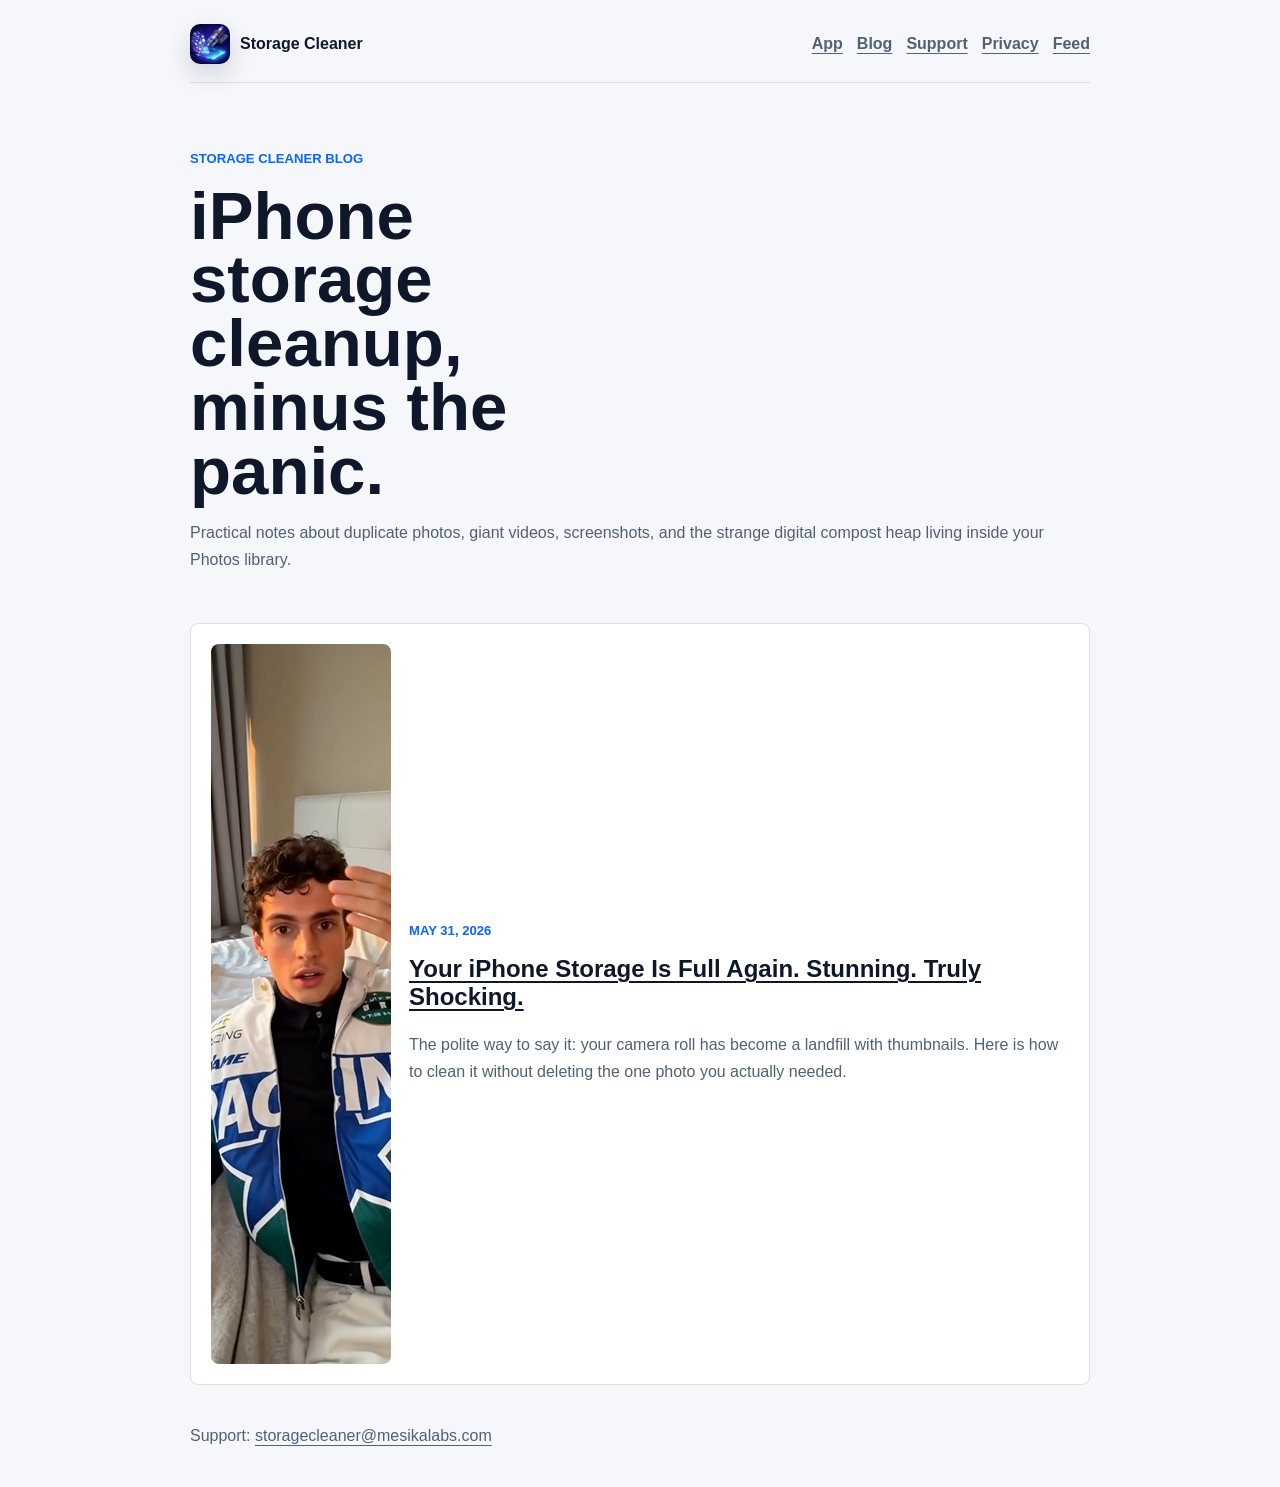
<file: blog/index.html>
<!doctype html>
<html lang="en">
<head>
  <meta charset="utf-8">
  <meta name="viewport" content="width=device-width, initial-scale=1">
  <title>Storage Cleaner Blog - iPhone Storage Cleanup Notes</title>
  <meta name="description" content="Practical, slightly annoyed notes about freeing iPhone storage, finding duplicate photos, reviewing large videos, and cleaning safely.">
  <meta property="og:title" content="Storage Cleaner Blog - iPhone Storage Cleanup Notes">
  <meta property="og:description" content="Human notes about iPhone storage cleanup without panic-deleting your camera roll.">
  <meta property="og:type" content="website">
  <meta property="og:url" content="https://storagecleaner.mesikalabs.com/blog/">
  <link rel="canonical" href="https://storagecleaner.mesikalabs.com/blog/">
  <link rel="alternate" type="application/json" href="https://storagecleaner.mesikalabs.com/blog/feed.json">
  <link rel="icon" href="/assets/app/icon-192.png?v=20260531perf" type="image/png">
  <link rel="apple-touch-icon" href="/assets/app/icon-192.png?v=20260531perf">
  <style>
    :root { color-scheme: light; --bg: #f5f7fb; --ink: #0f172a; --muted: #526075; --line: #d8e0ec; --accent: #0a66ff; }
    * { box-sizing: border-box; }
    body { margin: 0; background: var(--bg); color: var(--ink); font-family: -apple-system, BlinkMacSystemFont, "Segoe UI", sans-serif; }
    main, header, footer { width: min(100% - 32px, 900px); margin-inline: auto; }
    header { padding: 24px 0 18px; display: flex; align-items: center; justify-content: space-between; gap: 20px; flex-wrap: wrap; }
    a { color: inherit; text-underline-offset: 4px; }
    .brand { display: inline-flex; align-items: center; gap: 10px; font-weight: 800; text-decoration: none; }
    .brand img { width: 40px; height: 40px; border-radius: 10px; box-shadow: 0 10px 24px rgba(15, 23, 42, 0.16); }
    nav { display: flex; flex-wrap: wrap; gap: 14px; color: var(--muted); font-weight: 700; }
    .hero { padding: 52px 0 34px; border-top: 1px solid var(--line); }
    h1 { margin: 0 0 16px; max-width: 12ch; font-size: 4.2rem; line-height: .95; letter-spacing: 0; }
    p { color: var(--muted); line-height: 1.7; }
    article { padding: 20px; border: 1px solid var(--line); border-radius: 8px; background: #fff; }
    .post-card { display: grid; grid-template-columns: 180px minmax(0, 1fr); gap: 18px; align-items: center; }
    .post-card img { width: 100%; border-radius: 8px; aspect-ratio: 405 / 720; object-fit: cover; }
    article h2 { margin-top: 0; }
    .meta { color: var(--accent); font-size: .82rem; font-weight: 800; text-transform: uppercase; }
    footer { padding: 42px 0; color: var(--muted); }
    @media (max-width: 640px) { h1 { font-size: 2.65rem; line-height: 1.02; } .post-card { grid-template-columns: 1fr; } }
  </style>
</head>
<body>
  <header>
    <a class="brand" href="../">
      <img src="/assets/app/icon-192.png?v=20260531perf" alt="" width="192" height="192">
      <span>Storage Cleaner</span>
    </a>
    <nav aria-label="Blog navigation">
      <a href="../">App</a>
      <a href="./">Blog</a>
      <a href="../support/">Support</a>
      <a href="../privacy/">Privacy</a>
      <a href="feed.json">Feed</a>
    </nav>
  </header>
  <main>
    <section class="hero">
      <p class="meta">Storage Cleaner blog</p>
      <h1>iPhone storage cleanup, minus the panic.</h1>
      <p>Practical notes about duplicate photos, giant videos, screenshots, and the strange digital compost heap living inside your Photos library.</p>
    </section>
    <article class="post-card">
      <img src="../assets/marketing/storage-panic-poster.jpg?v=20260531perf" alt="Person reacting to iPhone storage cleanup stress" width="405" height="720" loading="lazy">
      <div>
        <p class="meta">May 31, 2026</p>
        <h2><a href="iphone-storage-full-again/">Your iPhone Storage Is Full Again. Stunning. Truly Shocking.</a></h2>
        <p>The polite way to say it: your camera roll has become a landfill with thumbnails. Here is how to clean it without deleting the one photo you actually needed.</p>
      </div>
    </article>
  </main>
  <footer>
    Support: <a href="mailto:storagecleaner@mesikalabs.com">storagecleaner@mesikalabs.com</a>
  </footer>
</body>
</html>
</file>
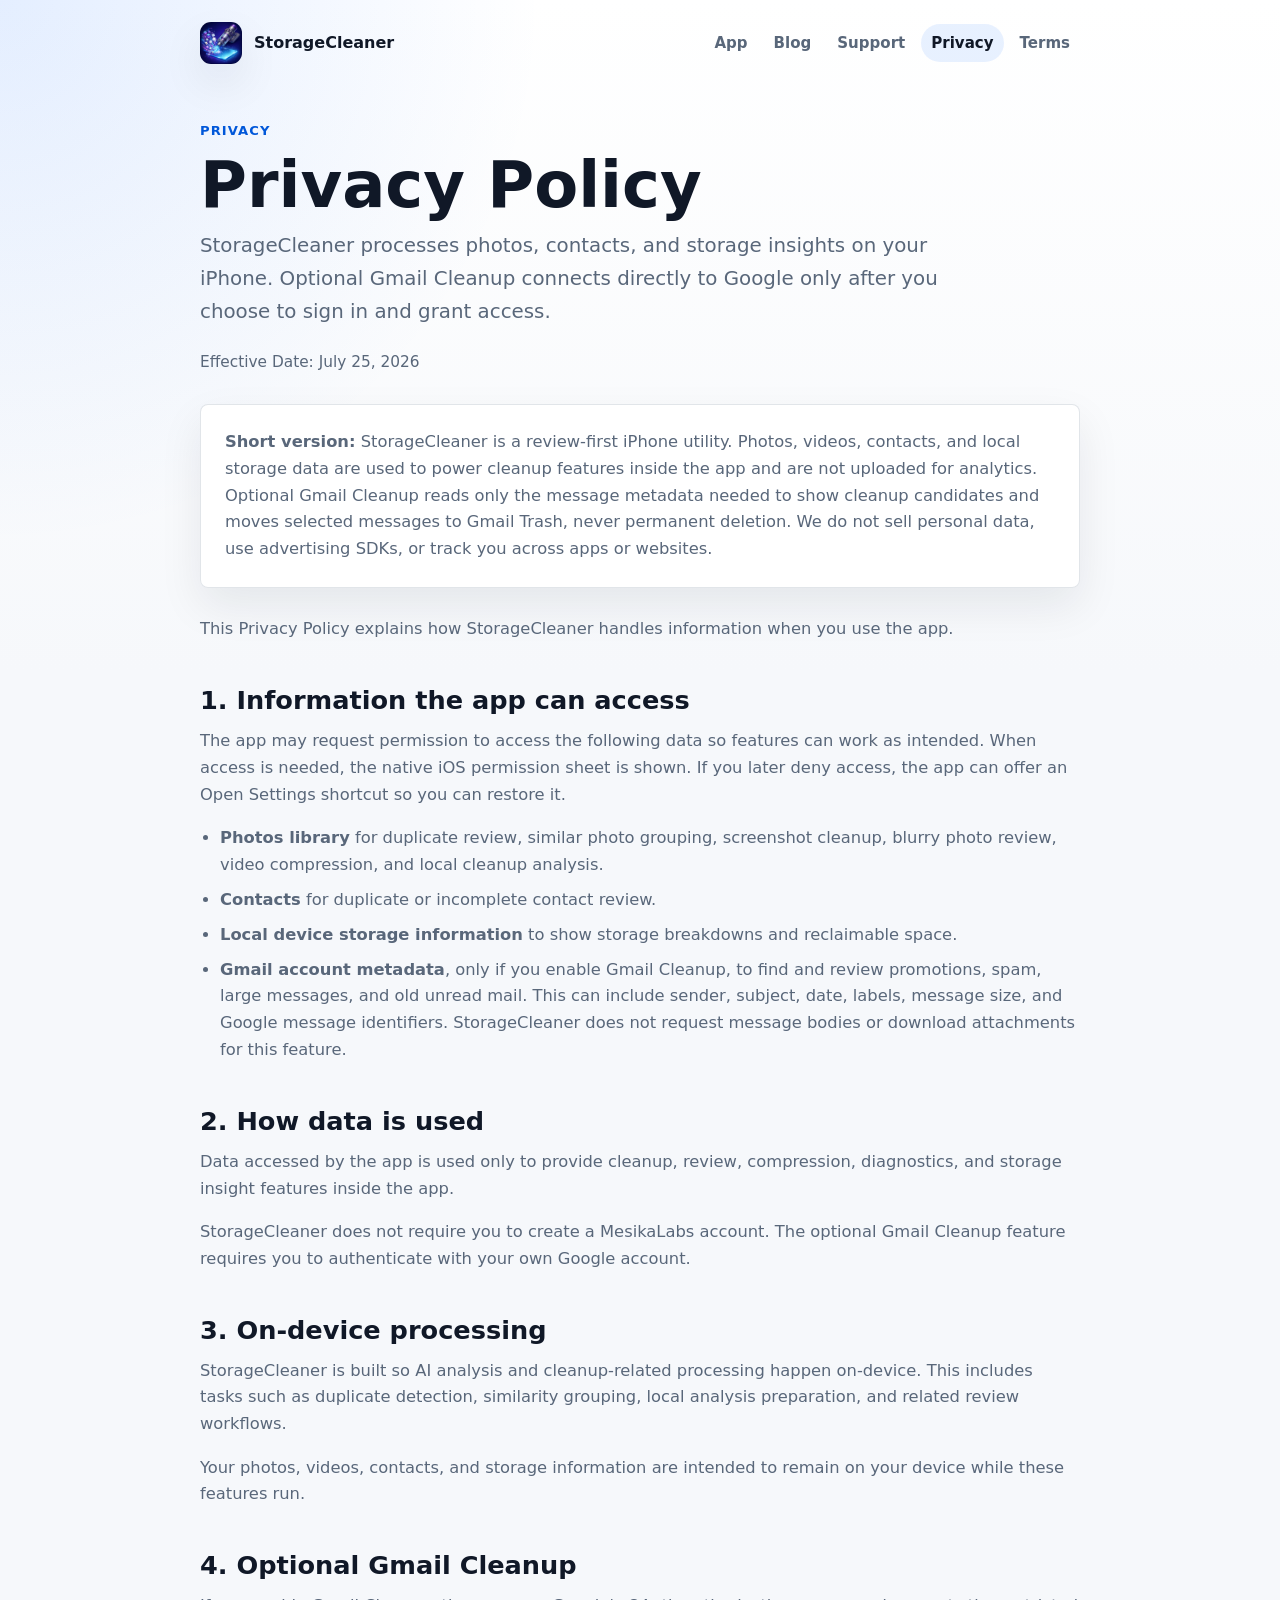
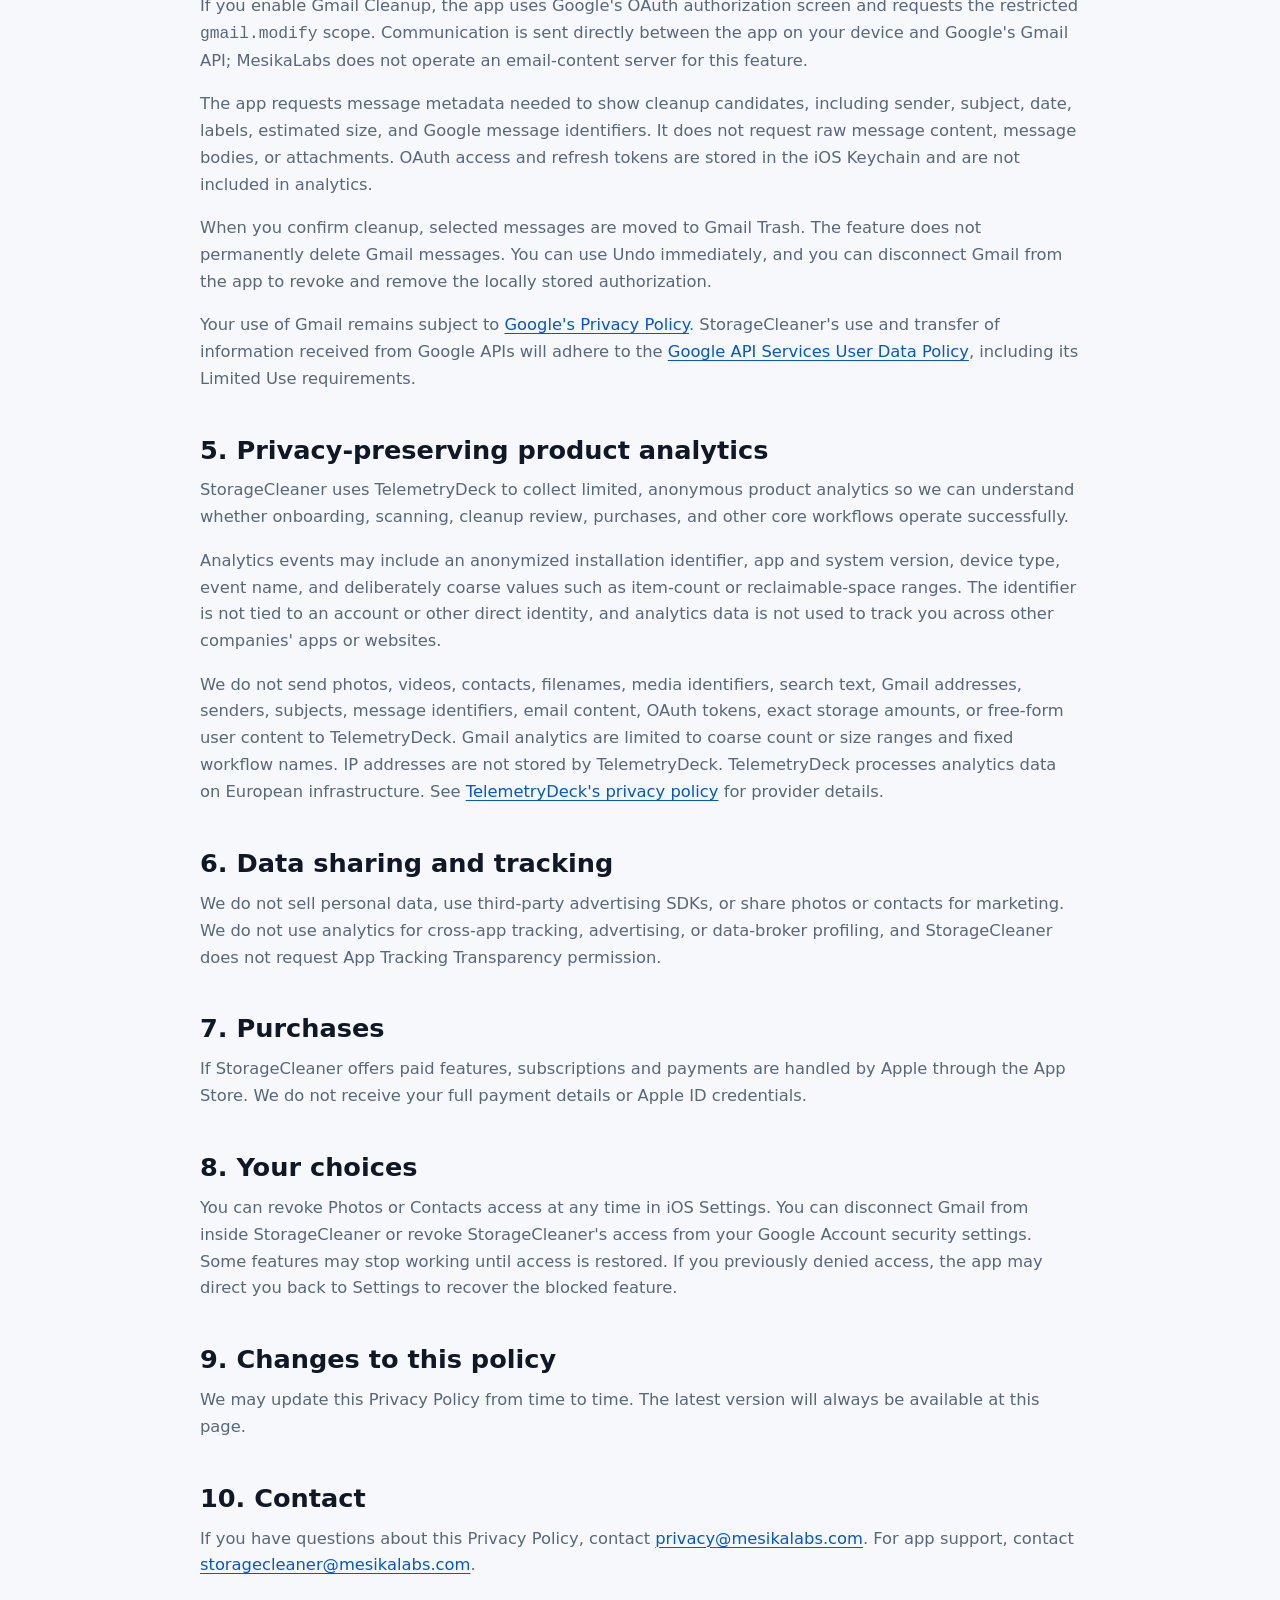
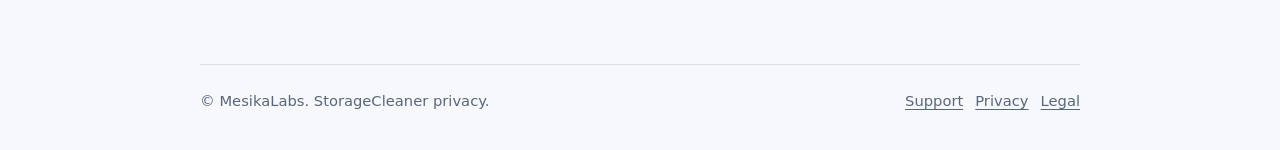
<file: privacy/index.html>
<!DOCTYPE html>
<html lang="en">
<head>
    <meta charset="UTF-8">
    <meta name="viewport" content="width=device-width, initial-scale=1.0">
    <title>Privacy Policy — StorageCleaner</title>
    <meta name="description" content="StorageCleaner privacy policy for Photos, Contacts, optional Gmail Cleanup, storage insights, on-device processing, permissions, purchases, and support.">
    <link rel="canonical" href="https://storagecleaner.mesikalabs.com/privacy/">
    <link rel="icon" href="../assets/app/icon-192.png?v=20260531perf" type="image/png">
    <link rel="apple-touch-icon" href="../assets/app/icon-192.png?v=20260531perf">
    <link rel="stylesheet" href="../assets/policy.css">
</head>
<body>
    <header class="site-header">
        <a class="brand" href="../">
            <img src="../assets/app/icon-192.png?v=20260531perf" alt="" width="192" height="192">
            <span>StorageCleaner</span>
        </a>
        <nav class="site-nav" aria-label="StorageCleaner">
            <a href="../">App</a>
            <a href="../blog/">Blog</a>
            <a href="../support/">Support</a>
            <a href="../privacy/" aria-current="page">Privacy</a>
            <a href="../terms/">Terms</a>
        </nav>
    </header>

    <main class="document">
        <p class="eyebrow">Privacy</p>
        <h1>Privacy Policy</h1>
        <p class="lede">StorageCleaner processes photos, contacts, and storage insights on your iPhone. Optional Gmail Cleanup connects directly to Google only after you choose to sign in and grant access.</p>
        <p class="meta">Effective Date: July 25, 2026</p>

        <div class="panel">
            <p><strong>Short version:</strong> StorageCleaner is a review-first iPhone utility. Photos, videos, contacts, and local storage data are used to power cleanup features inside the app and are not uploaded for analytics. Optional Gmail Cleanup reads only the message metadata needed to show cleanup candidates and moves selected messages to Gmail Trash, never permanent deletion. We do not sell personal data, use advertising SDKs, or track you across apps or websites.</p>
        </div>

        <p>This Privacy Policy explains how StorageCleaner handles information when you use the app.</p>

        <h2>1. Information the app can access</h2>
        <p>The app may request permission to access the following data so features can work as intended. When access is needed, the native iOS permission sheet is shown. If you later deny access, the app can offer an Open Settings shortcut so you can restore it.</p>
        <ul>
            <li><strong>Photos library</strong> for duplicate review, similar photo grouping, screenshot cleanup, blurry photo review, video compression, and local cleanup analysis.</li>
            <li><strong>Contacts</strong> for duplicate or incomplete contact review.</li>
            <li><strong>Local device storage information</strong> to show storage breakdowns and reclaimable space.</li>
            <li><strong>Gmail account metadata</strong>, only if you enable Gmail Cleanup, to find and review promotions, spam, large messages, and old unread mail. This can include sender, subject, date, labels, message size, and Google message identifiers. StorageCleaner does not request message bodies or download attachments for this feature.</li>
        </ul>

        <h2>2. How data is used</h2>
        <p>Data accessed by the app is used only to provide cleanup, review, compression, diagnostics, and storage insight features inside the app.</p>
        <p>StorageCleaner does not require you to create a MesikaLabs account. The optional Gmail Cleanup feature requires you to authenticate with your own Google account.</p>

        <h2>3. On-device processing</h2>
        <p>StorageCleaner is built so AI analysis and cleanup-related processing happen on-device. This includes tasks such as duplicate detection, similarity grouping, local analysis preparation, and related review workflows.</p>
        <p>Your photos, videos, contacts, and storage information are intended to remain on your device while these features run.</p>

        <h2>4. Optional Gmail Cleanup</h2>
        <p>If you enable Gmail Cleanup, the app uses Google's OAuth authorization screen and requests the restricted <code>gmail.modify</code> scope. Communication is sent directly between the app on your device and Google's Gmail API; MesikaLabs does not operate an email-content server for this feature.</p>
        <p>The app requests message metadata needed to show cleanup candidates, including sender, subject, date, labels, estimated size, and Google message identifiers. It does not request raw message content, message bodies, or attachments. OAuth access and refresh tokens are stored in the iOS Keychain and are not included in analytics.</p>
        <p>When you confirm cleanup, selected messages are moved to Gmail Trash. The feature does not permanently delete Gmail messages. You can use Undo immediately, and you can disconnect Gmail from the app to revoke and remove the locally stored authorization.</p>
        <p>Your use of Gmail remains subject to <a href="https://policies.google.com/privacy">Google's Privacy Policy</a>. StorageCleaner's use and transfer of information received from Google APIs will adhere to the <a href="https://developers.google.com/terms/api-services-user-data-policy">Google API Services User Data Policy</a>, including its Limited Use requirements.</p>

        <h2>5. Privacy-preserving product analytics</h2>
        <p>StorageCleaner uses TelemetryDeck to collect limited, anonymous product analytics so we can understand whether onboarding, scanning, cleanup review, purchases, and other core workflows operate successfully.</p>
        <p>Analytics events may include an anonymized installation identifier, app and system version, device type, event name, and deliberately coarse values such as item-count or reclaimable-space ranges. The identifier is not tied to an account or other direct identity, and analytics data is not used to track you across other companies' apps or websites.</p>
        <p>We do not send photos, videos, contacts, filenames, media identifiers, search text, Gmail addresses, senders, subjects, message identifiers, email content, OAuth tokens, exact storage amounts, or free-form user content to TelemetryDeck. Gmail analytics are limited to coarse count or size ranges and fixed workflow names. IP addresses are not stored by TelemetryDeck. TelemetryDeck processes analytics data on European infrastructure. See <a href="https://telemetrydeck.com/privacy/">TelemetryDeck's privacy policy</a> for provider details.</p>

        <h2>6. Data sharing and tracking</h2>
        <p>We do not sell personal data, use third-party advertising SDKs, or share photos or contacts for marketing. We do not use analytics for cross-app tracking, advertising, or data-broker profiling, and StorageCleaner does not request App Tracking Transparency permission.</p>

        <h2>7. Purchases</h2>
        <p>If StorageCleaner offers paid features, subscriptions and payments are handled by Apple through the App Store. We do not receive your full payment details or Apple ID credentials.</p>

        <h2>8. Your choices</h2>
        <p>You can revoke Photos or Contacts access at any time in iOS Settings. You can disconnect Gmail from inside StorageCleaner or revoke StorageCleaner's access from your Google Account security settings. Some features may stop working until access is restored. If you previously denied access, the app may direct you back to Settings to recover the blocked feature.</p>

        <h2>9. Changes to this policy</h2>
        <p>We may update this Privacy Policy from time to time. The latest version will always be available at this page.</p>

        <h2>10. Contact</h2>
        <p>If you have questions about this Privacy Policy, contact <a href="mailto:privacy@mesikalabs.com">privacy@mesikalabs.com</a>. For app support, contact <a href="mailto:storagecleaner@mesikalabs.com">storagecleaner@mesikalabs.com</a>.</p>
    </main>

    <footer class="site-footer">
        <span>© MesikaLabs. StorageCleaner privacy.</span>
        <nav aria-label="Footer">
            <a href="../support/">Support</a>
            <a href="mailto:privacy@mesikalabs.com">Privacy</a>
            <a href="mailto:legal@mesikalabs.com">Legal</a>
        </nav>
    </footer>
</body>
</html>
</file>
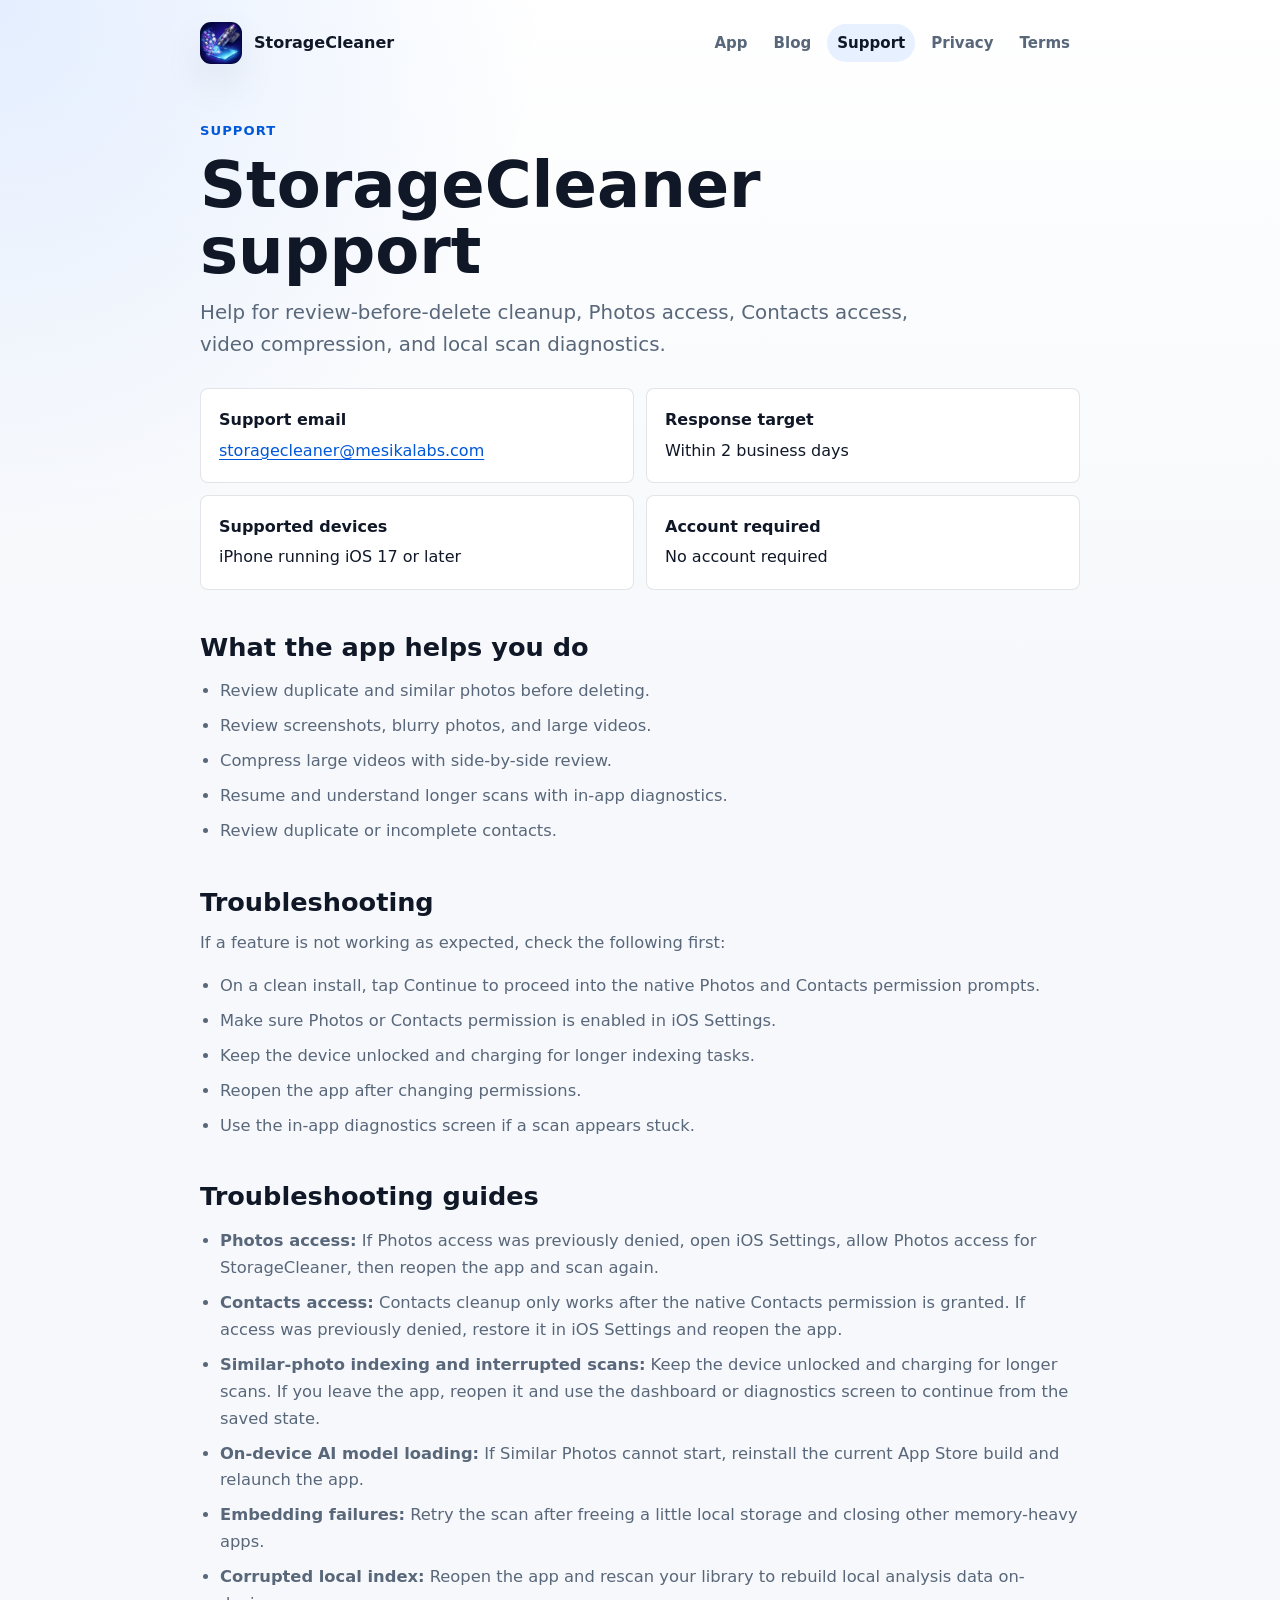
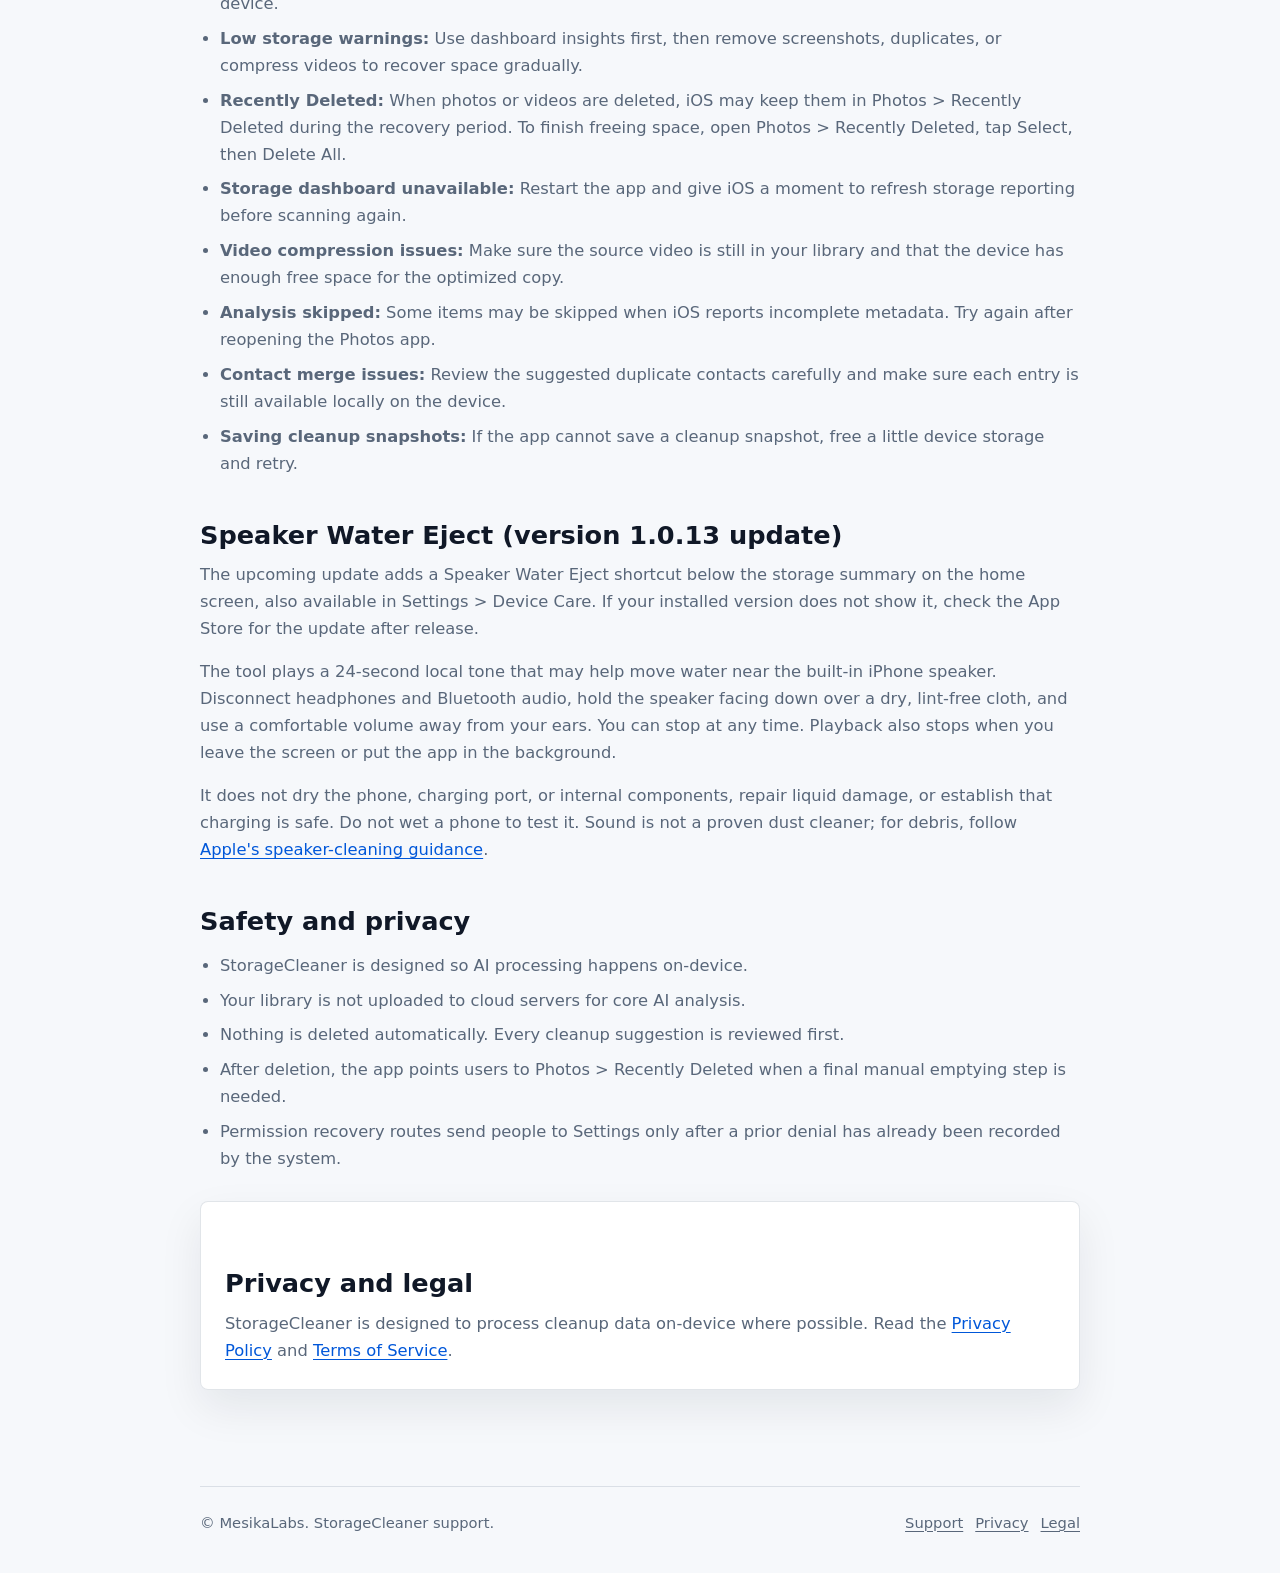
<file: support/index.html>
<!DOCTYPE html>
<html lang="en">
<head>
    <meta charset="UTF-8">
    <meta name="viewport" content="width=device-width, initial-scale=1.0">
    <title>Support — StorageCleaner</title>
    <meta name="description" content="Get StorageCleaner support for Photos access, Contacts access, scans, video compression, and review-before-delete cleanup.">
    <link rel="canonical" href="https://storagecleaner.mesikalabs.com/support/">
    <link rel="icon" href="../assets/app/icon-192.png?v=20260531perf" type="image/png">
    <link rel="apple-touch-icon" href="../assets/app/icon-192.png?v=20260531perf">
    <link rel="stylesheet" href="../assets/policy.css">
</head>
<body>
    <header class="site-header">
        <a class="brand" href="../">
            <img src="../assets/app/icon-192.png?v=20260531perf" alt="" width="192" height="192">
            <span>StorageCleaner</span>
        </a>
        <nav class="site-nav" aria-label="StorageCleaner">
            <a href="../">App</a>
            <a href="../blog/">Blog</a>
            <a href="../support/" aria-current="page">Support</a>
            <a href="../privacy/">Privacy</a>
            <a href="../terms/">Terms</a>
        </nav>
    </header>

    <main class="document">
        <p class="eyebrow">Support</p>
        <h1>StorageCleaner support</h1>
        <p class="lede">Help for review-before-delete cleanup, Photos access, Contacts access, video compression, and local scan diagnostics.</p>

        <section class="summary-grid" aria-label="Support summary">
            <div class="summary-card">
                <strong>Support email</strong>
                <a href="mailto:storagecleaner@mesikalabs.com">storagecleaner@mesikalabs.com</a>
            </div>
            <div class="summary-card">
                <strong>Response target</strong>
                <span>Within 2 business days</span>
            </div>
            <div class="summary-card">
                <strong>Supported devices</strong>
                <span>iPhone running iOS 17 or later</span>
            </div>
            <div class="summary-card">
                <strong>Account required</strong>
                <span>No account required</span>
            </div>
        </section>

        <h2>What the app helps you do</h2>
        <ul>
            <li>Review duplicate and similar photos before deleting.</li>
            <li>Review screenshots, blurry photos, and large videos.</li>
            <li>Compress large videos with side-by-side review.</li>
            <li>Resume and understand longer scans with in-app diagnostics.</li>
            <li>Review duplicate or incomplete contacts.</li>
        </ul>

        <h2 id="troubleshooting">Troubleshooting</h2>
        <p>If a feature is not working as expected, check the following first:</p>
        <ul>
            <li>On a clean install, tap Continue to proceed into the native Photos and Contacts permission prompts.</li>
            <li>Make sure Photos or Contacts permission is enabled in iOS Settings.</li>
            <li>Keep the device unlocked and charging for longer indexing tasks.</li>
            <li>Reopen the app after changing permissions.</li>
            <li>Use the in-app diagnostics screen if a scan appears stuck.</li>
        </ul>

        <h2>Troubleshooting guides</h2>
        <ul>
            <li id="photo-access"><strong>Photos access:</strong> If Photos access was previously denied, open iOS Settings, allow Photos access for StorageCleaner, then reopen the app and scan again.</li>
            <li id="contacts-access"><strong>Contacts access:</strong> Contacts cleanup only works after the native Contacts permission is granted. If access was previously denied, restore it in iOS Settings and reopen the app.</li>
            <li id="search"><strong>Similar-photo indexing and interrupted scans:</strong> Keep the device unlocked and charging for longer scans. If you leave the app, reopen it and use the dashboard or diagnostics screen to continue from the saved state.</li>
            <li id="model-load"><strong>On-device AI model loading:</strong> If Similar Photos cannot start, reinstall the current App Store build and relaunch the app.</li>
            <li id="embedding"><strong>Embedding failures:</strong> Retry the scan after freeing a little local storage and closing other memory-heavy apps.</li>
            <li id="vector-store"><strong>Corrupted local index:</strong> Reopen the app and rescan your library to rebuild local analysis data on-device.</li>
            <li id="storage"><strong>Low storage warnings:</strong> Use dashboard insights first, then remove screenshots, duplicates, or compress videos to recover space gradually.</li>
            <li id="recently-deleted"><strong>Recently Deleted:</strong> When photos or videos are deleted, iOS may keep them in Photos > Recently Deleted during the recovery period. To finish freeing space, open Photos > Recently Deleted, tap Select, then Delete All.</li>
            <li id="storage-query"><strong>Storage dashboard unavailable:</strong> Restart the app and give iOS a moment to refresh storage reporting before scanning again.</li>
            <li id="compression"><strong>Video compression issues:</strong> Make sure the source video is still in your library and that the device has enough free space for the optimized copy.</li>
            <li id="analysis-skipped"><strong>Analysis skipped:</strong> Some items may be skipped when iOS reports incomplete metadata. Try again after reopening the Photos app.</li>
            <li id="merge"><strong>Contact merge issues:</strong> Review the suggested duplicate contacts carefully and make sure each entry is still available locally on the device.</li>
            <li id="snapshot"><strong>Saving cleanup snapshots:</strong> If the app cannot save a cleanup snapshot, free a little device storage and retry.</li>
        </ul>

        <h2 id="speaker-water-eject">Speaker Water Eject (version 1.0.13 update)</h2>
        <p>The upcoming update adds a Speaker Water Eject shortcut below the storage summary on the home screen, also available in Settings &gt; Device Care. If your installed version does not show it, check the App Store for the update after release.</p>
        <p>The tool plays a 24-second local tone that may help move water near the built-in iPhone speaker. Disconnect headphones and Bluetooth audio, hold the speaker facing down over a dry, lint-free cloth, and use a comfortable volume away from your ears. You can stop at any time. Playback also stops when you leave the screen or put the app in the background.</p>
        <p>It does not dry the phone, charging port, or internal components, repair liquid damage, or establish that charging is safe. Do not wet a phone to test it. Sound is not a proven dust cleaner; for debris, follow <a href="https://support.apple.com/en-us/118432">Apple's speaker-cleaning guidance</a>.</p>

        <h2>Safety and privacy</h2>
        <ul>
            <li>StorageCleaner is designed so AI processing happens on-device.</li>
            <li>Your library is not uploaded to cloud servers for core AI analysis.</li>
            <li>Nothing is deleted automatically. Every cleanup suggestion is reviewed first.</li>
            <li>After deletion, the app points users to Photos > Recently Deleted when a final manual emptying step is needed.</li>
            <li>Permission recovery routes send people to Settings only after a prior denial has already been recorded by the system.</li>
        </ul>

        <div class="panel">
            <h2>Privacy and legal</h2>
            <p>StorageCleaner is designed to process cleanup data on-device where possible. Read the <a href="../privacy/">Privacy Policy</a> and <a href="../terms/">Terms of Service</a>.</p>
        </div>
    </main>

    <footer class="site-footer">
        <span>© MesikaLabs. StorageCleaner support.</span>
        <nav aria-label="Footer">
            <a href="mailto:storagecleaner@mesikalabs.com">Support</a>
            <a href="mailto:privacy@mesikalabs.com">Privacy</a>
            <a href="mailto:legal@mesikalabs.com">Legal</a>
        </nav>
    </footer>
</body>
</html>
</file>
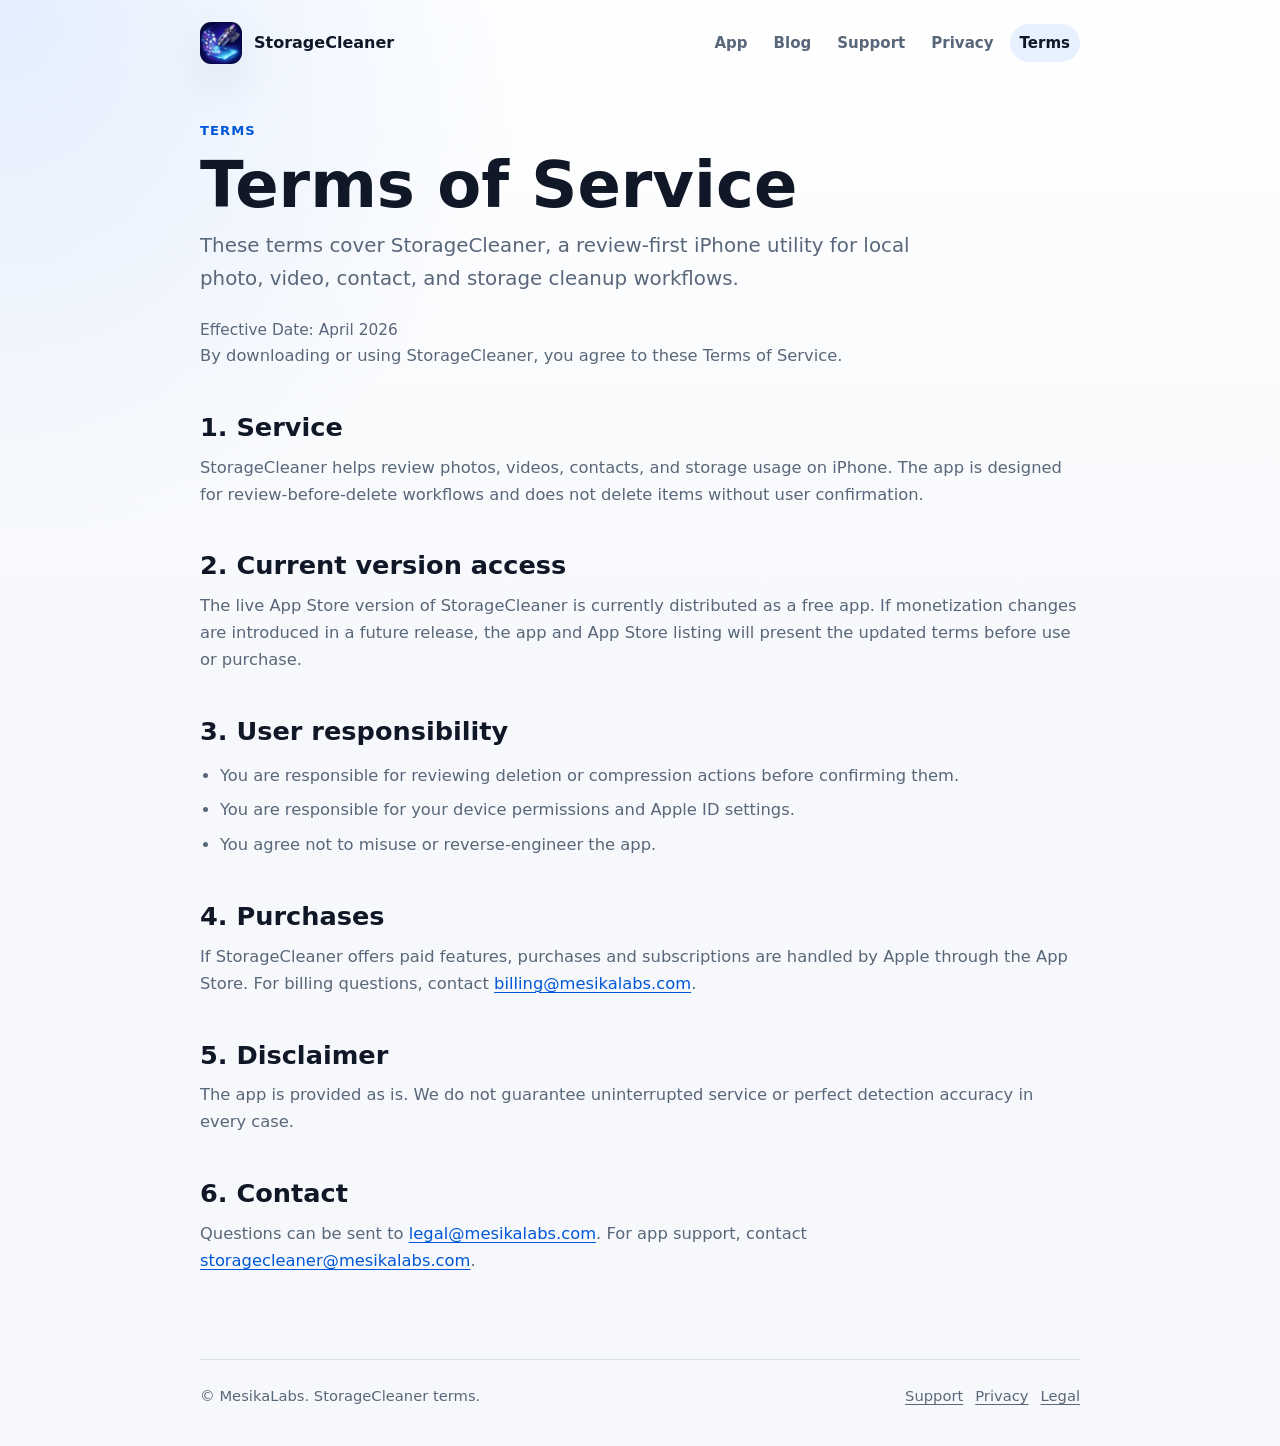
<file: terms/index.html>
<!DOCTYPE html>
<html lang="en">
<head>
    <meta charset="UTF-8">
    <meta name="viewport" content="width=device-width, initial-scale=1.0">
    <title>Terms of Service — StorageCleaner</title>
    <meta name="description" content="StorageCleaner terms for review-before-delete cleanup, permissions, purchases, disclaimers, and support.">
    <link rel="canonical" href="https://storagecleaner.mesikalabs.com/terms/">
    <link rel="icon" href="../assets/app/icon-192.png?v=20260531perf" type="image/png">
    <link rel="apple-touch-icon" href="../assets/app/icon-192.png?v=20260531perf">
    <link rel="stylesheet" href="../assets/policy.css">
</head>
<body>
    <header class="site-header">
        <a class="brand" href="../">
            <img src="../assets/app/icon-192.png?v=20260531perf" alt="" width="192" height="192">
            <span>StorageCleaner</span>
        </a>
        <nav class="site-nav" aria-label="StorageCleaner">
            <a href="../">App</a>
            <a href="../blog/">Blog</a>
            <a href="../support/">Support</a>
            <a href="../privacy/">Privacy</a>
            <a href="../terms/" aria-current="page">Terms</a>
        </nav>
    </header>

    <main class="document">
        <p class="eyebrow">Terms</p>
        <h1>Terms of Service</h1>
        <p class="lede">These terms cover StorageCleaner, a review-first iPhone utility for local photo, video, contact, and storage cleanup workflows.</p>
        <p class="meta">Effective Date: April 2026</p>

        <p>By downloading or using StorageCleaner, you agree to these Terms of Service.</p>

        <h2>1. Service</h2>
        <p>StorageCleaner helps review photos, videos, contacts, and storage usage on iPhone. The app is designed for review-before-delete workflows and does not delete items without user confirmation.</p>

        <h2>2. Current version access</h2>
        <p>The live App Store version of StorageCleaner is currently distributed as a free app. If monetization changes are introduced in a future release, the app and App Store listing will present the updated terms before use or purchase.</p>

        <h2>3. User responsibility</h2>
        <ul>
            <li>You are responsible for reviewing deletion or compression actions before confirming them.</li>
            <li>You are responsible for your device permissions and Apple ID settings.</li>
            <li>You agree not to misuse or reverse-engineer the app.</li>
        </ul>

        <h2>4. Purchases</h2>
        <p>If StorageCleaner offers paid features, purchases and subscriptions are handled by Apple through the App Store. For billing questions, contact <a href="mailto:billing@mesikalabs.com">billing@mesikalabs.com</a>.</p>

        <h2>5. Disclaimer</h2>
        <p>The app is provided as is. We do not guarantee uninterrupted service or perfect detection accuracy in every case.</p>

        <h2>6. Contact</h2>
        <p>Questions can be sent to <a href="mailto:legal@mesikalabs.com">legal@mesikalabs.com</a>. For app support, contact <a href="mailto:storagecleaner@mesikalabs.com">storagecleaner@mesikalabs.com</a>.</p>
    </main>

    <footer class="site-footer">
        <span>© MesikaLabs. StorageCleaner terms.</span>
        <nav aria-label="Footer">
            <a href="../support/">Support</a>
            <a href="mailto:privacy@mesikalabs.com">Privacy</a>
            <a href="mailto:legal@mesikalabs.com">Legal</a>
        </nav>
    </footer>
</body>
</html>
</file>
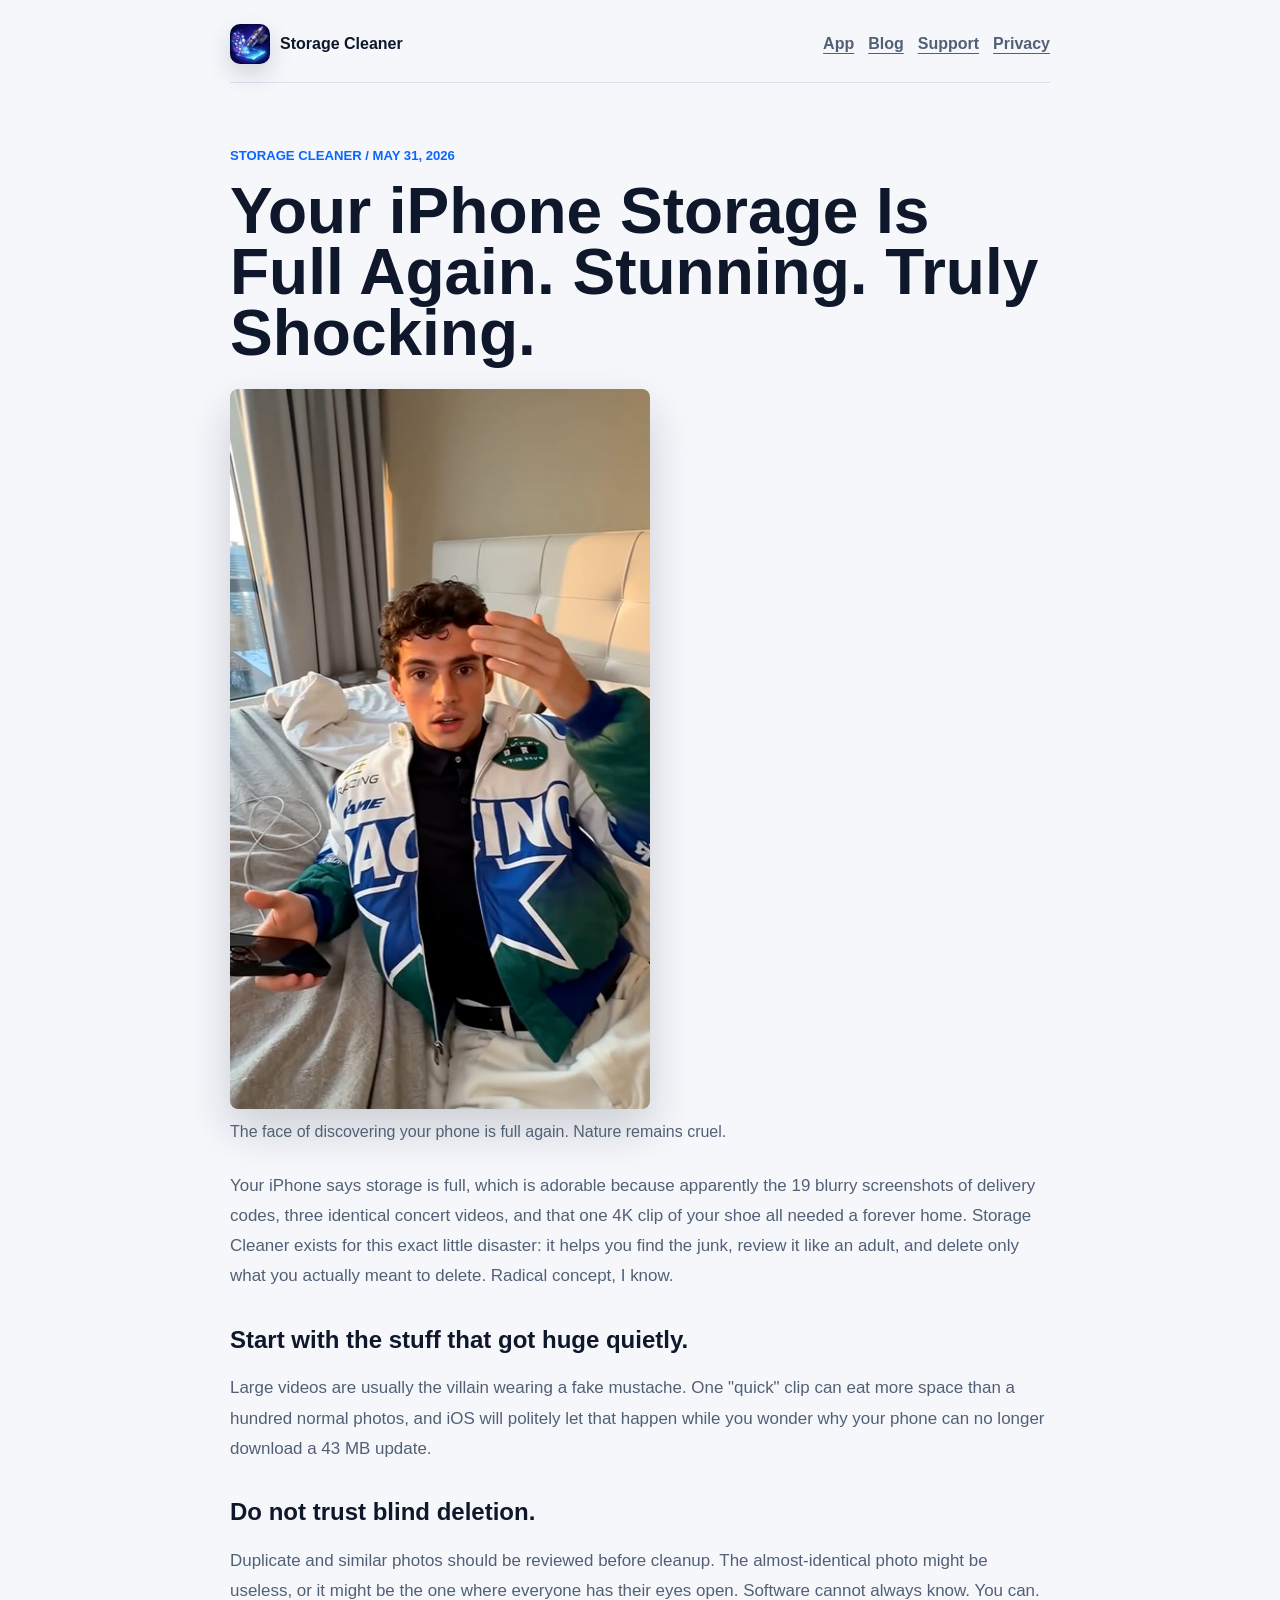
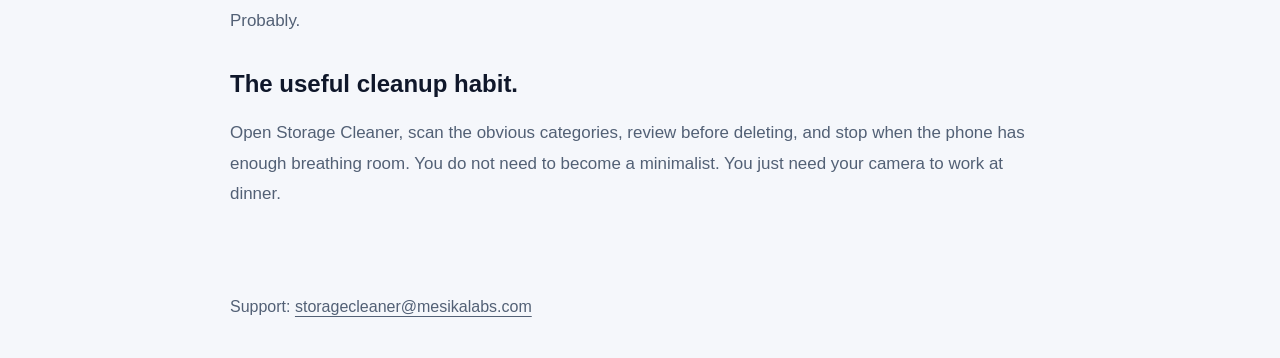
<file: blog/iphone-storage-full-again/index.html>
<!doctype html>
<html lang="en">
<head>
  <meta charset="utf-8">
  <meta name="viewport" content="width=device-width, initial-scale=1">
  <title>iPhone Storage Full Again? Duplicate Photos &amp; Large Videos | Storage Cleaner</title>
  <meta name="description" content="A funny, practical guide to freeing iPhone storage by reviewing duplicate photos, screenshots, and large videos before deleting anything.">
  <meta property="og:title" content="iPhone Storage Full Again? Duplicate Photos &amp; Large Videos">
  <meta property="og:description" content="How to clean iPhone storage without panic-deleting your camera roll.">
  <meta property="og:type" content="article">
  <meta property="og:url" content="https://storagecleaner.mesikalabs.com/blog/iphone-storage-full-again/">
  <meta property="og:image" content="https://storagecleaner.mesikalabs.com/assets/marketing/storage-panic-poster.jpg">
  <meta property="og:image:alt" content="Person reacting to iPhone storage cleanup stress">
  <meta property="article:published_time" content="2026-05-31">
  <link rel="canonical" href="https://storagecleaner.mesikalabs.com/blog/iphone-storage-full-again/">
  <link rel="icon" href="/assets/app/icon-192.png?v=20260531perf" type="image/png">
  <link rel="apple-touch-icon" href="/assets/app/icon-192.png?v=20260531perf">
  <style>
    :root { color-scheme: light; --bg: #f5f7fb; --ink: #0f172a; --muted: #526075; --line: #d8e0ec; --accent: #0a66ff; }
    * { box-sizing: border-box; }
    body { margin: 0; background: var(--bg); color: var(--ink); font-family: -apple-system, BlinkMacSystemFont, "Segoe UI", sans-serif; }
    header, article, footer { width: min(100% - 32px, 820px); margin-inline: auto; }
    header { padding: 24px 0 18px; display: flex; align-items: center; justify-content: space-between; gap: 20px; flex-wrap: wrap; }
    a { color: inherit; text-underline-offset: 4px; }
    .brand { display: inline-flex; align-items: center; gap: 10px; font-weight: 800; text-decoration: none; }
    .brand img { width: 40px; height: 40px; border-radius: 10px; box-shadow: 0 10px 24px rgba(15, 23, 42, 0.16); }
    nav { display: flex; flex-wrap: wrap; gap: 14px; color: var(--muted); font-weight: 700; }
    article { padding: 48px 0 30px; border-top: 1px solid var(--line); }
    h1 { margin: 0 0 18px; font-size: 4rem; line-height: .96; letter-spacing: 0; }
    h2 { margin-top: 34px; }
    p, li { color: var(--muted); font-size: 1.06rem; line-height: 1.78; }
    .meta { color: var(--accent); font-size: .82rem; font-weight: 800; text-transform: uppercase; }
    .post-hero { margin: 24px 0 30px; }
    .post-hero img { width: min(100%, 420px); border-radius: 8px; box-shadow: 0 20px 46px rgba(15, 23, 42, 0.18); }
    .post-hero figcaption { margin-top: 10px; color: var(--muted); }
    footer { padding: 42px 0; color: var(--muted); }
    @media (max-width: 640px) { h1 { font-size: 2.65rem; line-height: 1.02; } }
  </style>
  <script type="application/ld+json">
  {
    "@context": "https://schema.org",
    "@type": "BlogPosting",
    "headline": "Your iPhone Storage Is Full Again. Stunning. Truly Shocking.",
    "datePublished": "2026-05-31",
    "dateModified": "2026-06-01",
    "author": { "@type": "Organization", "name": "MesikaLabs" },
    "publisher": { "@type": "Organization", "name": "MesikaLabs" },
    "image": "https://storagecleaner.mesikalabs.com/assets/marketing/storage-panic-poster.jpg",
    "mainEntityOfPage": "https://storagecleaner.mesikalabs.com/blog/iphone-storage-full-again/"
  }
  </script>
</head>
<body>
  <header>
    <a class="brand" href="../../">
      <img src="/assets/app/icon-192.png?v=20260531perf" alt="" width="192" height="192">
      <span>Storage Cleaner</span>
    </a>
    <nav aria-label="Blog navigation">
      <a href="../../">App</a>
      <a href="../">Blog</a>
      <a href="../../support/">Support</a>
      <a href="../../privacy/">Privacy</a>
    </nav>
  </header>
  <article>
    <p class="meta">Storage Cleaner / May 31, 2026</p>
    <h1>Your iPhone Storage Is Full Again. Stunning. Truly Shocking.</h1>
    <figure class="post-hero">
      <img src="../../assets/marketing/storage-panic-poster.jpg?v=20260531perf" alt="Person reacting to iPhone storage cleanup stress" width="405" height="720">
      <figcaption>The face of discovering your phone is full again. Nature remains cruel.</figcaption>
    </figure>
    <p>Your iPhone says storage is full, which is adorable because apparently the 19 blurry screenshots of delivery codes, three identical concert videos, and that one 4K clip of your shoe all needed a forever home. Storage Cleaner exists for this exact little disaster: it helps you find the junk, review it like an adult, and delete only what you actually meant to delete. Radical concept, I know.</p>
    <h2>Start with the stuff that got huge quietly.</h2>
    <p>Large videos are usually the villain wearing a fake mustache. One "quick" clip can eat more space than a hundred normal photos, and iOS will politely let that happen while you wonder why your phone can no longer download a 43 MB update.</p>
    <h2>Do not trust blind deletion.</h2>
    <p>Duplicate and similar photos should be reviewed before cleanup. The almost-identical photo might be useless, or it might be the one where everyone has their eyes open. Software cannot always know. You can. Probably.</p>
    <h2>The useful cleanup habit.</h2>
    <p>Open Storage Cleaner, scan the obvious categories, review before deleting, and stop when the phone has enough breathing room. You do not need to become a minimalist. You just need your camera to work at dinner.</p>
  </article>
  <footer>
    Support: <a href="mailto:storagecleaner@mesikalabs.com">storagecleaner@mesikalabs.com</a>
  </footer>
</body>
</html>
</file>
<file: assets/policy.css>
:root {
    color-scheme: light dark;
    --bg: #f6f8fb;
    --surface: #ffffff;
    --surface-soft: #eef5ff;
    --text: #101827;
    --muted: #59677a;
    --border: rgba(91, 110, 134, 0.18);
    --accent: #0a66ff;
    --accent-strong: #0057d9;
    --shadow: 0 18px 44px rgba(16, 24, 39, 0.08);
    --content: 880px;
}

@media (prefers-color-scheme: dark) {
    :root {
        --bg: #0b111b;
        --surface: #121a27;
        --surface-soft: #10243d;
        --text: #f4f7fb;
        --muted: #a9b6c7;
        --border: rgba(169, 182, 199, 0.18);
        --accent: #63a6ff;
        --accent-strong: #8bbcff;
        --shadow: none;
    }
}

* {
    box-sizing: border-box;
}

html {
    -webkit-text-size-adjust: 100%;
}

body {
    margin: 0;
    font-family: Inter, ui-sans-serif, system-ui, -apple-system, BlinkMacSystemFont, "SF Pro Text", "Segoe UI", sans-serif;
    color: var(--text);
    background:
        radial-gradient(circle at top left, rgba(10, 102, 255, 0.11), transparent 34rem),
        linear-gradient(180deg, #ffffff 0%, var(--bg) 42rem);
    line-height: 1.65;
}

@media (prefers-color-scheme: dark) {
    body {
        background:
            radial-gradient(circle at top left, rgba(99, 166, 255, 0.15), transparent 34rem),
            linear-gradient(180deg, #0d1522 0%, var(--bg) 42rem);
    }
}

a {
    color: var(--accent-strong);
    text-decoration-thickness: 0.08em;
    text-underline-offset: 0.18em;
}

a:hover {
    color: var(--accent);
}

a:focus-visible {
    outline: 3px solid color-mix(in srgb, var(--accent) 58%, transparent);
    outline-offset: 4px;
    border-radius: 6px;
}

img {
    display: block;
    max-width: 100%;
    height: auto;
}

.site-header,
.site-footer,
main {
    width: min(100% - 32px, var(--content));
    margin: 0 auto;
}

.site-header {
    display: flex;
    align-items: center;
    justify-content: space-between;
    gap: 20px;
    padding: 22px 0;
}

.brand {
    display: inline-flex;
    align-items: center;
    gap: 12px;
    color: var(--text);
    text-decoration: none;
    font-weight: 760;
}

.brand img {
    width: 42px;
    height: 42px;
    border-radius: 11px;
    box-shadow: var(--shadow);
}

.site-nav {
    display: flex;
    flex-wrap: wrap;
    align-items: center;
    justify-content: flex-end;
    gap: 6px;
}

.site-nav a {
    min-height: 36px;
    padding: 7px 10px;
    border-radius: 999px;
    color: var(--muted);
    text-decoration: none;
    font-size: 0.94rem;
    font-weight: 680;
}

.site-nav a[aria-current="page"],
.site-nav a:hover {
    color: var(--text);
    background: color-mix(in srgb, var(--accent) 9%, transparent);
}

.document {
    padding: 34px 0 68px;
}

.eyebrow {
    margin: 0 0 10px;
    color: var(--accent-strong);
    font-size: 0.82rem;
    font-weight: 760;
    text-transform: uppercase;
    letter-spacing: 0.08em;
}

h1,
h2,
h3,
p {
    margin-top: 0;
}

h1 {
    max-width: 760px;
    margin-bottom: 12px;
    font-size: clamp(2.25rem, 5vw, 4.1rem);
    line-height: 1.04;
    letter-spacing: 0;
}

h2 {
    margin: 42px 0 12px;
    font-size: clamp(1.28rem, 2vw, 1.62rem);
    line-height: 1.2;
    letter-spacing: 0;
}

h3 {
    margin: 26px 0 8px;
    font-size: 1.05rem;
}

p,
li {
    color: var(--muted);
    font-size: 1.02rem;
}

.lede {
    max-width: 760px;
    margin-bottom: 22px;
    color: var(--muted);
    font-size: clamp(1.05rem, 2vw, 1.24rem);
}

.meta {
    margin-bottom: 0;
    color: var(--muted);
    font-size: 0.96rem;
}

.panel {
    margin: 28px 0;
    padding: 24px;
    border: 1px solid var(--border);
    border-radius: 8px;
    background: color-mix(in srgb, var(--surface) 92%, transparent);
    box-shadow: var(--shadow);
}

.panel p:last-child,
.panel ul:last-child {
    margin-bottom: 0;
}

.summary-grid {
    display: grid;
    grid-template-columns: repeat(2, minmax(0, 1fr));
    gap: 12px;
    margin: 26px 0 10px;
}

.summary-card {
    min-height: 100%;
    padding: 18px;
    border: 1px solid var(--border);
    border-radius: 8px;
    background: var(--surface);
}

.summary-card strong {
    display: block;
    margin-bottom: 4px;
}

ul,
ol {
    padding-left: 1.25rem;
}

li + li {
    margin-top: 8px;
}

.site-footer {
    display: flex;
    align-items: center;
    justify-content: space-between;
    gap: 18px;
    padding: 24px 0 38px;
    border-top: 1px solid var(--border);
    color: var(--muted);
    font-size: 0.92rem;
}

.site-footer nav {
    display: flex;
    flex-wrap: wrap;
    justify-content: flex-end;
    gap: 12px;
}

.site-footer a {
    color: var(--muted);
}

@media (max-width: 680px) {
    .site-header,
    .site-footer {
        align-items: flex-start;
        flex-direction: column;
    }

    .site-nav {
        justify-content: flex-start;
    }

    .summary-grid {
        grid-template-columns: 1fr;
    }

    .document {
        padding-top: 20px;
    }
}
</file>
